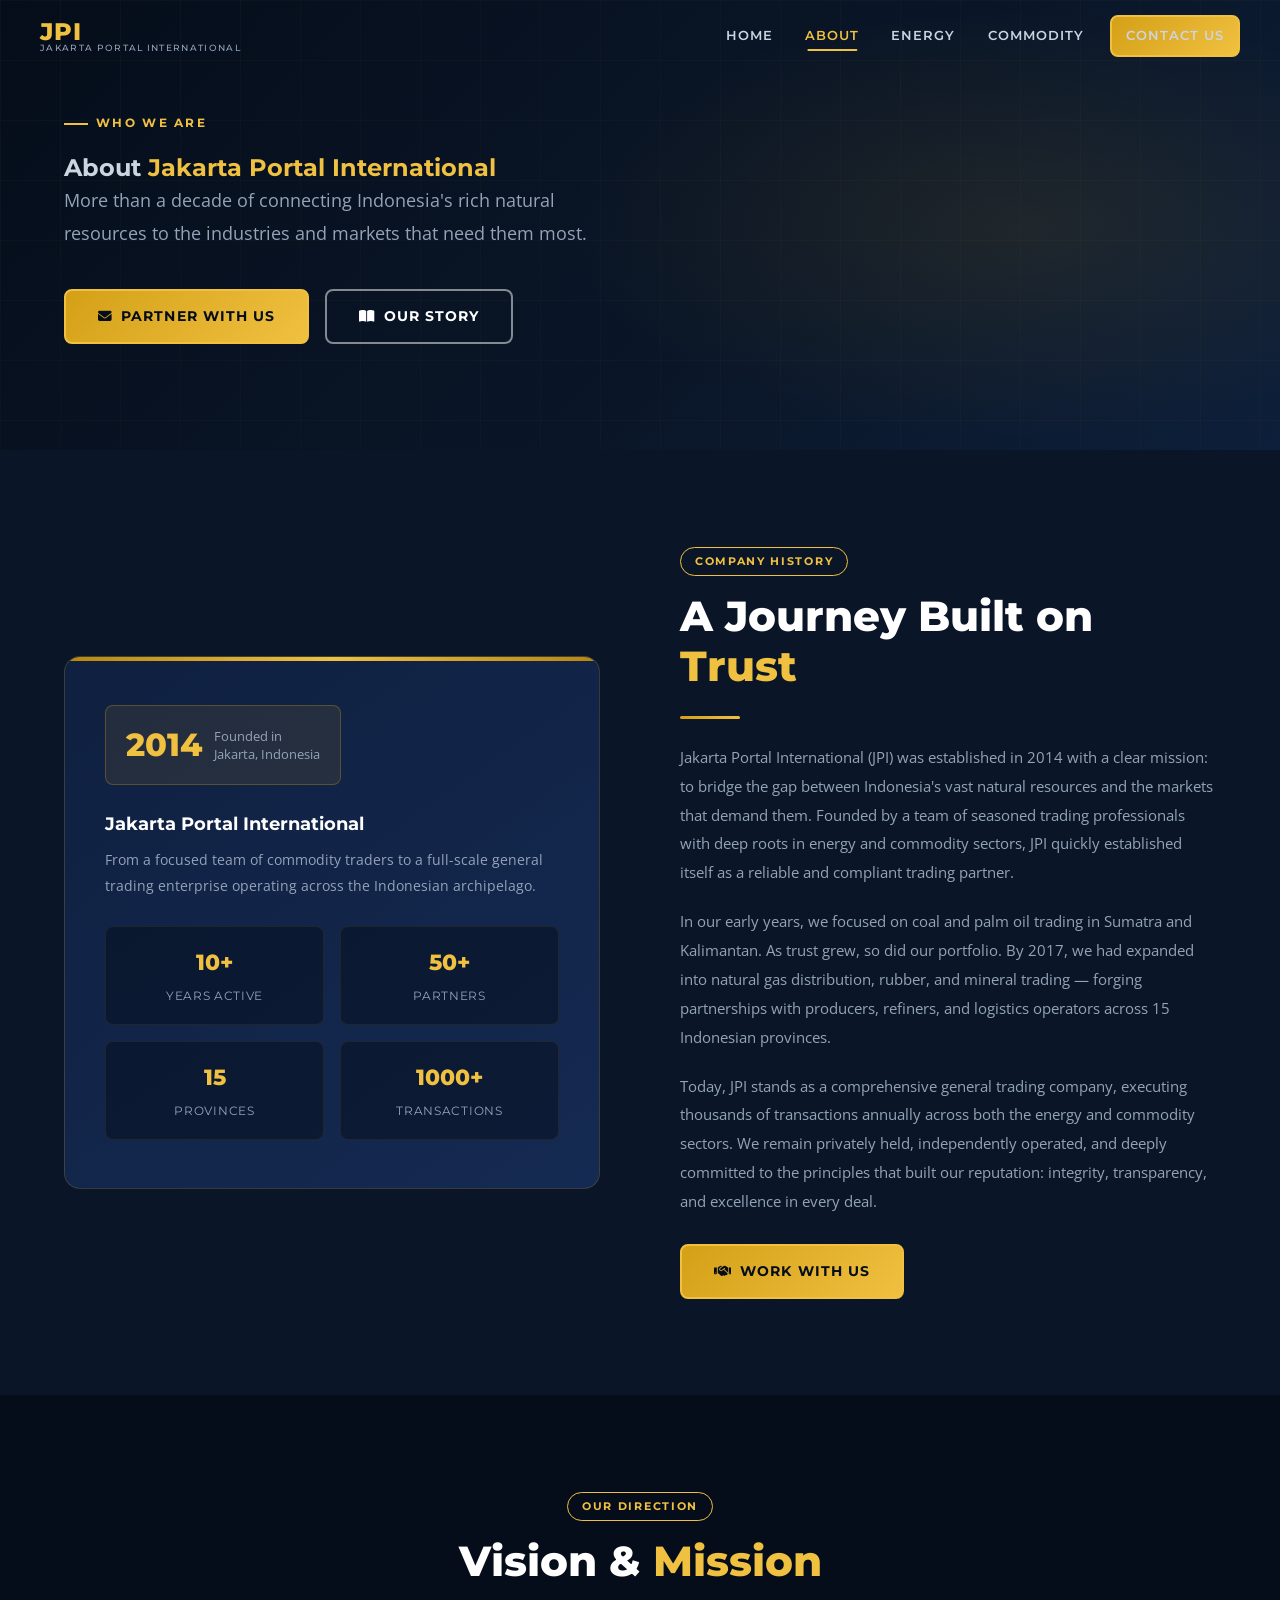
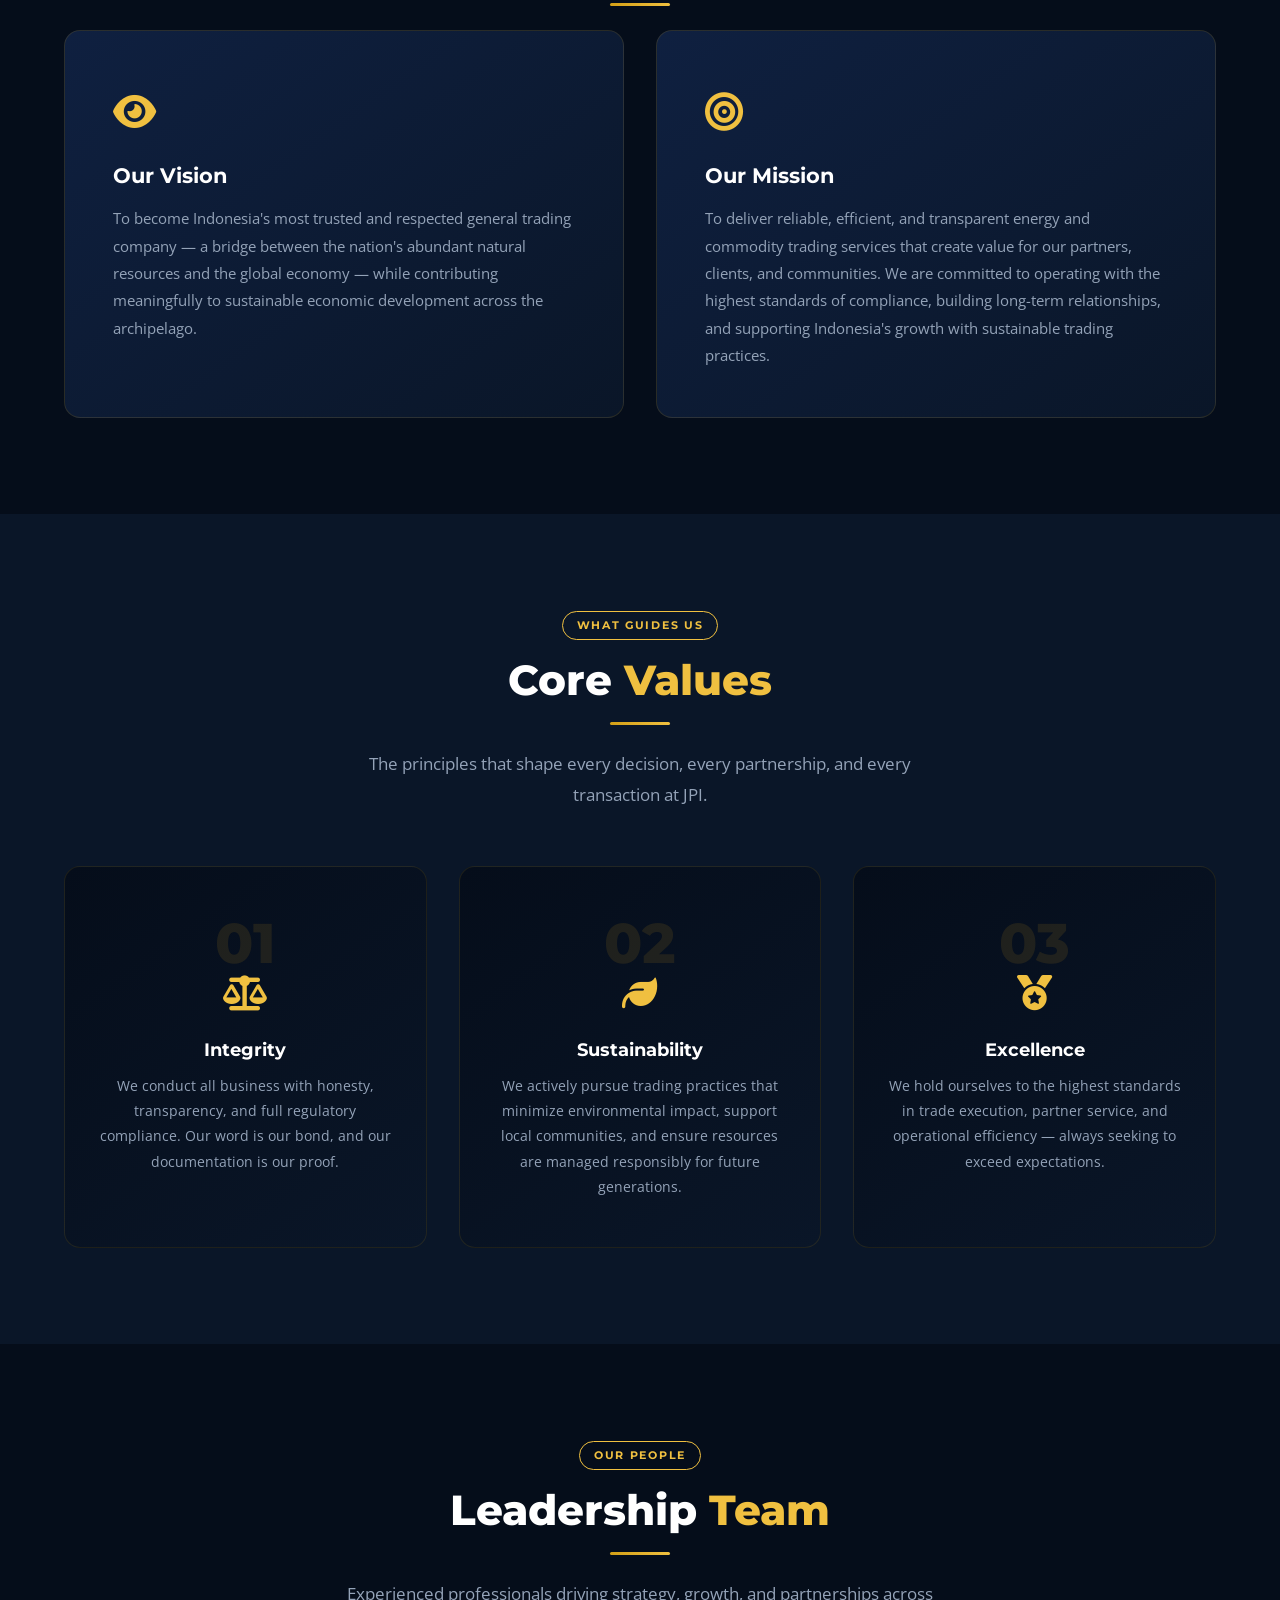
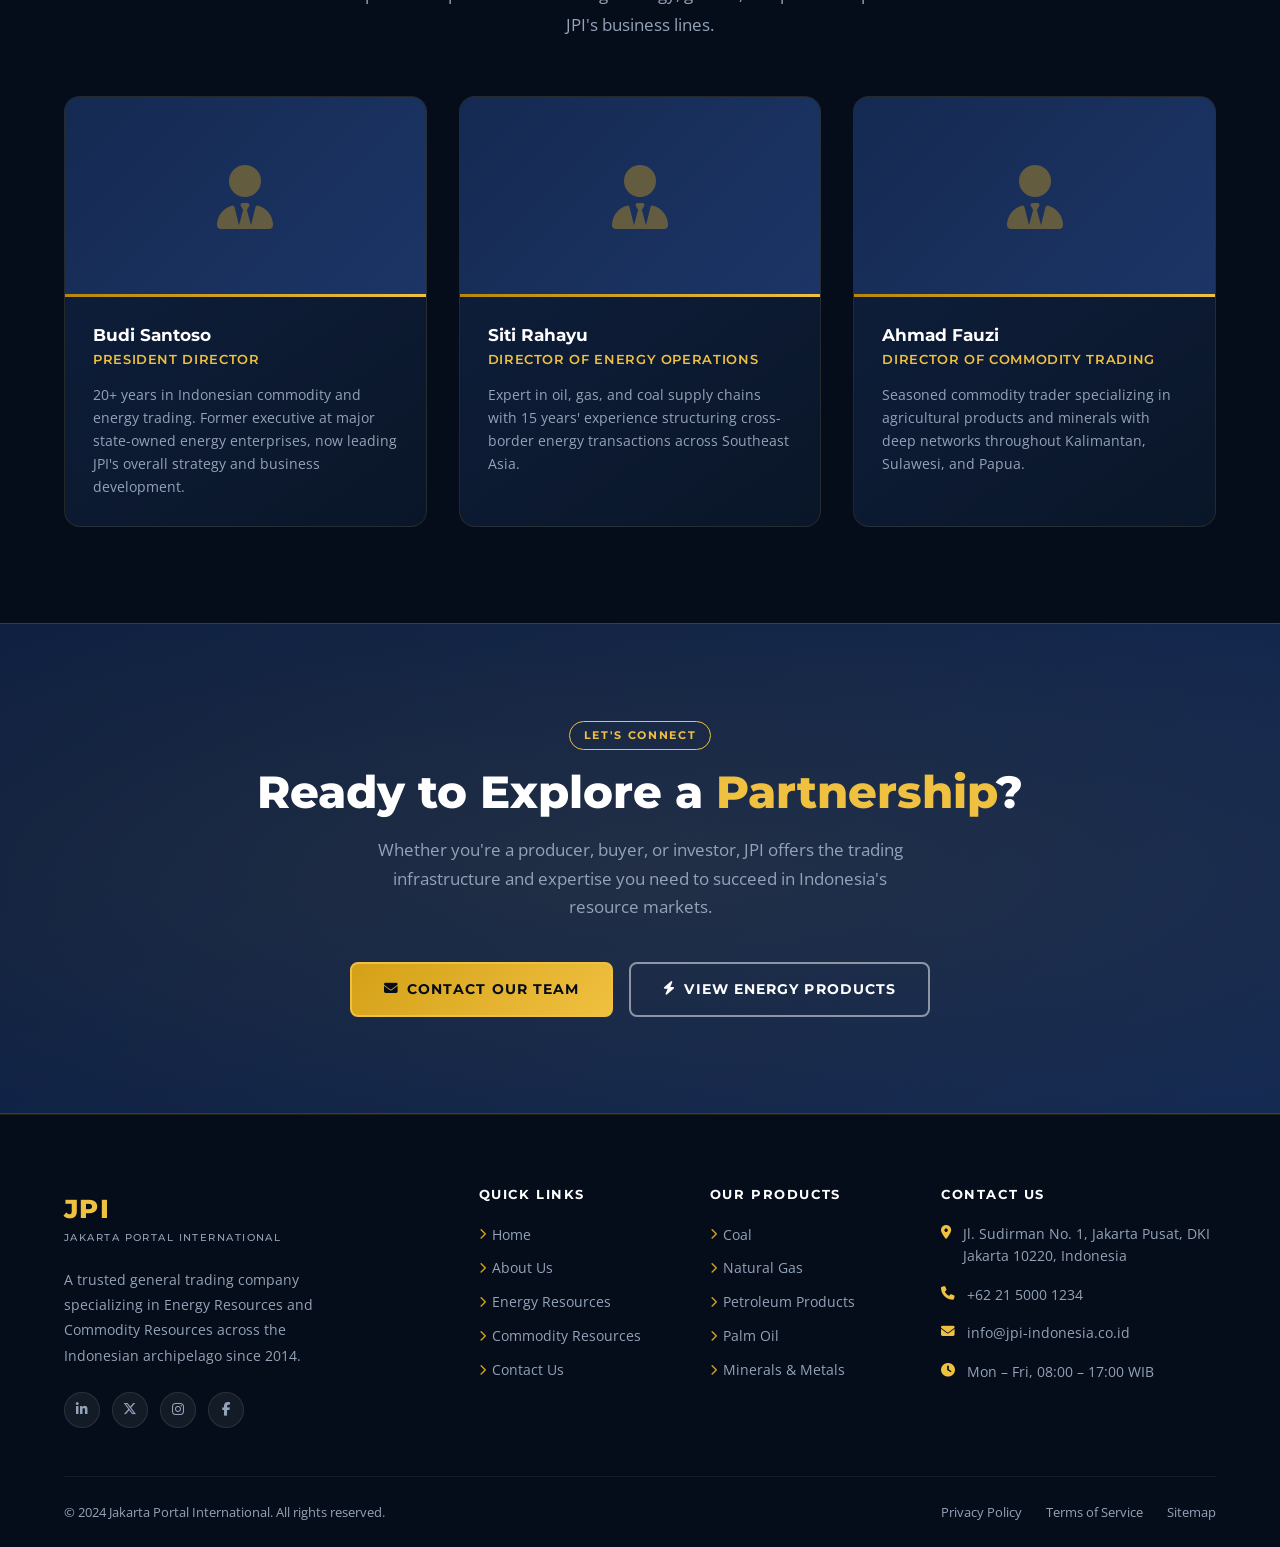
<file: about.html>
<!DOCTYPE html>
<html lang="en">
<head>
  <meta charset="UTF-8" />
  <meta name="viewport" content="width=device-width, initial-scale=1.0" />
  <title>About Us — Jakarta Portal International</title>
  <meta name="description" content="Learn about Jakarta Portal International's history, vision, mission, core values, and the team driving Indonesia's energy and commodity trade." />
  <link rel="stylesheet" href="css/style.css" />
  <link rel="preconnect" href="https://fonts.googleapis.com" />
  <link rel="preconnect" href="https://fonts.gstatic.com" crossorigin />
  <link href="https://fonts.googleapis.com/css2?family=Montserrat:wght@300;400;500;600;700;800&family=Open+Sans:wght@300;400;600&display=swap" rel="stylesheet" />
  <link rel="stylesheet" href="https://cdnjs.cloudflare.com/ajax/libs/font-awesome/6.5.0/css/all.min.css" />
</head>
<body>

  <!-- ===================== NAVBAR ===================== -->
  <nav class="navbar" role="navigation" aria-label="Main navigation">
    <div class="navbar-inner">
      <a href="index.html" class="navbar-logo" aria-label="Jakarta Portal International Home">
        <span class="logo-jpi">JPI</span>
        <span class="logo-full">Jakarta Portal International</span>
      </a>

      <div class="navbar-nav" role="menubar">
        <a href="index.html" role="menuitem">Home</a>
        <a href="about.html" role="menuitem">About</a>
        <a href="energy.html" role="menuitem">Energy</a>
        <a href="commodity.html" role="menuitem">Commodity</a>
        <a href="contact.html" class="btn btn-primary navbar-cta" role="menuitem">Contact Us</a>
      </div>

      <button class="hamburger" aria-label="Toggle navigation" aria-expanded="false">
        <span></span><span></span><span></span>
      </button>
    </div>
  </nav>

  <!-- Mobile Nav -->
  <div class="mobile-nav" role="menu" aria-label="Mobile navigation">
    <a href="index.html" role="menuitem">Home</a>
    <a href="about.html" role="menuitem">About Us</a>
    <a href="energy.html" role="menuitem">Energy Resources</a>
    <a href="commodity.html" role="menuitem">Commodity Resources</a>
    <a href="contact.html" role="menuitem">Contact Us</a>
  </div>

  <!-- ===================== PAGE HERO ===================== -->
  <section class="page-hero" aria-label="About page hero">
    <div class="page-hero-bg"></div>
    <div class="hero-content container">
      <div class="hero-text">
        <div class="hero-tag"><span>Who We Are</span></div>
        <h1>About <span class="text-gold">Jakarta Portal International</span></h1>
        <p class="hero-subtitle">
          More than a decade of connecting Indonesia's rich natural resources to the industries and markets that need them most.
        </p>
        <div class="hero-buttons">
          <a href="contact.html" class="btn btn-primary"><i class="fas fa-envelope"></i> Partner With Us</a>
          <a href="#our-story" class="btn btn-outline"><i class="fas fa-book-open"></i> Our Story</a>
        </div>
      </div>
    </div>
  </section>

  <!-- ===================== ABOUT INTRO ===================== -->
  <section class="about-intro section-padding" id="our-story" aria-labelledby="story-heading">
    <div class="container">
      <div class="about-grid">
        <!-- Visual -->
        <div class="about-visual fade-in">
          <div class="about-card-visual">
            <div class="about-year-badge">
              <span>2014</span>
              <span>Founded in<br />Jakarta, Indonesia</span>
            </div>
            <h3 style="font-size:1.15rem; font-weight:700; color:var(--white); margin-bottom:12px;">Jakarta Portal International</h3>
            <p style="font-size:0.88rem; color:var(--text-muted); line-height:1.8; margin-bottom:28px;">
              From a focused team of commodity traders to a full-scale general trading enterprise operating across the Indonesian archipelago.
            </p>
            <div class="about-stats-mini">
              <div class="about-stat-mini">
                <span class="num">10+</span>
                <span class="lbl">Years Active</span>
              </div>
              <div class="about-stat-mini">
                <span class="num">50+</span>
                <span class="lbl">Partners</span>
              </div>
              <div class="about-stat-mini">
                <span class="num">15</span>
                <span class="lbl">Provinces</span>
              </div>
              <div class="about-stat-mini">
                <span class="num">1000+</span>
                <span class="lbl">Transactions</span>
              </div>
            </div>
          </div>
        </div>

        <!-- Text -->
        <div class="about-text fade-in fade-in-delay-1">
          <span class="badge">Company History</span>
          <h2 class="section-title" id="story-heading">A Journey Built on <span class="text-gold">Trust</span></h2>
          <div class="divider divider-left"></div>
          <p>
            Jakarta Portal International (JPI) was established in 2014 with a clear mission: to bridge the gap between Indonesia's vast natural resources and the markets that demand them. Founded by a team of seasoned trading professionals with deep roots in energy and commodity sectors, JPI quickly established itself as a reliable and compliant trading partner.
          </p>
          <p>
            In our early years, we focused on coal and palm oil trading in Sumatra and Kalimantan. As trust grew, so did our portfolio. By 2017, we had expanded into natural gas distribution, rubber, and mineral trading — forging partnerships with producers, refiners, and logistics operators across 15 Indonesian provinces.
          </p>
          <p>
            Today, JPI stands as a comprehensive general trading company, executing thousands of transactions annually across both the energy and commodity sectors. We remain privately held, independently operated, and deeply committed to the principles that built our reputation: integrity, transparency, and excellence in every deal.
          </p>
          <a href="contact.html" class="btn btn-primary" style="margin-top:8px;">
            <i class="fas fa-handshake"></i> Work With Us
          </a>
        </div>
      </div>
    </div>
  </section>

  <!-- ===================== VISION & MISSION ===================== -->
  <section class="vision-mission section-padding" aria-labelledby="vm-heading">
    <div class="container">
      <div class="text-center">
        <span class="badge">Our Direction</span>
        <h2 class="section-title" id="vm-heading">Vision &amp; <span class="text-gold">Mission</span></h2>
        <div class="divider"></div>
      </div>
      <div class="vm-grid">
        <div class="vm-card fade-in">
          <span class="vm-card-icon" aria-hidden="true"><i class="fas fa-eye"></i></span>
          <h3>Our Vision</h3>
          <p>
            To become Indonesia's most trusted and respected general trading company — a bridge between the nation's abundant natural resources and the global economy — while contributing meaningfully to sustainable economic development across the archipelago.
          </p>
        </div>
        <div class="vm-card fade-in fade-in-delay-1">
          <span class="vm-card-icon" aria-hidden="true"><i class="fas fa-bullseye"></i></span>
          <h3>Our Mission</h3>
          <p>
            To deliver reliable, efficient, and transparent energy and commodity trading services that create value for our partners, clients, and communities. We are committed to operating with the highest standards of compliance, building long-term relationships, and supporting Indonesia's growth with sustainable trading practices.
          </p>
        </div>
      </div>
    </div>
  </section>

  <!-- ===================== CORE VALUES ===================== -->
  <section class="values-section section-padding" aria-labelledby="values-heading">
    <div class="container">
      <div class="text-center">
        <span class="badge">What Guides Us</span>
        <h2 class="section-title" id="values-heading">Core <span class="text-gold">Values</span></h2>
        <div class="divider"></div>
        <p class="section-subtitle">The principles that shape every decision, every partnership, and every transaction at JPI.</p>
      </div>

      <div class="values-grid">
        <div class="value-card fade-in">
          <div class="value-number" aria-hidden="true">01</div>
          <span class="value-icon" aria-hidden="true"><i class="fas fa-scale-balanced"></i></span>
          <h3>Integrity</h3>
          <p>We conduct all business with honesty, transparency, and full regulatory compliance. Our word is our bond, and our documentation is our proof.</p>
        </div>
        <div class="value-card fade-in fade-in-delay-1">
          <div class="value-number" aria-hidden="true">02</div>
          <span class="value-icon" aria-hidden="true"><i class="fas fa-leaf"></i></span>
          <h3>Sustainability</h3>
          <p>We actively pursue trading practices that minimize environmental impact, support local communities, and ensure resources are managed responsibly for future generations.</p>
        </div>
        <div class="value-card fade-in fade-in-delay-2">
          <div class="value-number" aria-hidden="true">03</div>
          <span class="value-icon" aria-hidden="true"><i class="fas fa-medal"></i></span>
          <h3>Excellence</h3>
          <p>We hold ourselves to the highest standards in trade execution, partner service, and operational efficiency — always seeking to exceed expectations.</p>
        </div>
      </div>
    </div>
  </section>

  <!-- ===================== TEAM ===================== -->
  <section class="team-section section-padding" aria-labelledby="team-heading">
    <div class="container">
      <div class="text-center">
        <span class="badge">Our People</span>
        <h2 class="section-title" id="team-heading">Leadership <span class="text-gold">Team</span></h2>
        <div class="divider"></div>
        <p class="section-subtitle">Experienced professionals driving strategy, growth, and partnerships across JPI's business lines.</p>
      </div>

      <div class="team-grid">
        <div class="team-card fade-in">
          <div class="team-avatar" aria-hidden="true">
            <i class="fas fa-user-tie"></i>
          </div>
          <div class="team-info">
            <h3>Budi Santoso</h3>
            <span class="team-role">President Director</span>
            <p>20+ years in Indonesian commodity and energy trading. Former executive at major state-owned energy enterprises, now leading JPI's overall strategy and business development.</p>
          </div>
        </div>

        <div class="team-card fade-in fade-in-delay-1">
          <div class="team-avatar" aria-hidden="true">
            <i class="fas fa-user-tie"></i>
          </div>
          <div class="team-info">
            <h3>Siti Rahayu</h3>
            <span class="team-role">Director of Energy Operations</span>
            <p>Expert in oil, gas, and coal supply chains with 15 years' experience structuring cross-border energy transactions across Southeast Asia.</p>
          </div>
        </div>

        <div class="team-card fade-in fade-in-delay-2">
          <div class="team-avatar" aria-hidden="true">
            <i class="fas fa-user-tie"></i>
          </div>
          <div class="team-info">
            <h3>Ahmad Fauzi</h3>
            <span class="team-role">Director of Commodity Trading</span>
            <p>Seasoned commodity trader specializing in agricultural products and minerals with deep networks throughout Kalimantan, Sulawesi, and Papua.</p>
          </div>
        </div>
      </div>
    </div>
  </section>

  <!-- ===================== CTA ===================== -->
  <section class="cta-section" aria-label="Call to action">
    <div class="container">
      <span class="badge">Let's Connect</span>
      <h2>Ready to Explore a <span class="text-gold">Partnership</span>?</h2>
      <p>Whether you're a producer, buyer, or investor, JPI offers the trading infrastructure and expertise you need to succeed in Indonesia's resource markets.</p>
      <div class="cta-buttons">
        <a href="contact.html" class="btn btn-primary"><i class="fas fa-envelope"></i> Contact Our Team</a>
        <a href="energy.html" class="btn btn-outline"><i class="fas fa-bolt"></i> View Energy Products</a>
      </div>
    </div>
  </section>

  <!-- ===================== FOOTER ===================== -->
  <footer class="footer" role="contentinfo">
    <div class="container">
      <div class="footer-grid">
        <div class="footer-brand">
          <div class="footer-logo">
            <span class="logo-jpi">JPI</span>
            <span class="logo-full-text">Jakarta Portal International</span>
          </div>
          <p>A trusted general trading company specializing in Energy Resources and Commodity Resources across the Indonesian archipelago since 2014.</p>
          <div class="footer-social">
            <a href="#" class="social-link" aria-label="LinkedIn"><i class="fab fa-linkedin-in"></i></a>
            <a href="#" class="social-link" aria-label="Twitter / X"><i class="fab fa-x-twitter"></i></a>
            <a href="#" class="social-link" aria-label="Instagram"><i class="fab fa-instagram"></i></a>
            <a href="#" class="social-link" aria-label="Facebook"><i class="fab fa-facebook-f"></i></a>
          </div>
        </div>
        <div class="footer-col">
          <h4>Quick Links</h4>
          <ul>
            <li><a href="index.html"><i class="fas fa-chevron-right"></i> Home</a></li>
            <li><a href="about.html"><i class="fas fa-chevron-right"></i> About Us</a></li>
            <li><a href="energy.html"><i class="fas fa-chevron-right"></i> Energy Resources</a></li>
            <li><a href="commodity.html"><i class="fas fa-chevron-right"></i> Commodity Resources</a></li>
            <li><a href="contact.html"><i class="fas fa-chevron-right"></i> Contact Us</a></li>
          </ul>
        </div>
        <div class="footer-col">
          <h4>Our Products</h4>
          <ul>
            <li><a href="energy.html"><i class="fas fa-chevron-right"></i> Coal</a></li>
            <li><a href="energy.html"><i class="fas fa-chevron-right"></i> Natural Gas</a></li>
            <li><a href="energy.html"><i class="fas fa-chevron-right"></i> Petroleum Products</a></li>
            <li><a href="commodity.html"><i class="fas fa-chevron-right"></i> Palm Oil</a></li>
            <li><a href="commodity.html"><i class="fas fa-chevron-right"></i> Minerals &amp; Metals</a></li>
          </ul>
        </div>
        <div class="footer-col">
          <h4>Contact Us</h4>
          <div class="footer-contact-item">
            <i class="fas fa-location-dot"></i>
            <span>Jl. Sudirman No. 1, Jakarta Pusat, DKI Jakarta 10220, Indonesia</span>
          </div>
          <div class="footer-contact-item">
            <i class="fas fa-phone"></i>
            <span>+62 21 5000 1234</span>
          </div>
          <div class="footer-contact-item">
            <i class="fas fa-envelope"></i>
            <span>info@jpi-indonesia.co.id</span>
          </div>
          <div class="footer-contact-item">
            <i class="fas fa-clock"></i>
            <span>Mon – Fri, 08:00 – 17:00 WIB</span>
          </div>
        </div>
      </div>
      <div class="footer-bottom">
        <p>&copy; 2024 Jakarta Portal International. All rights reserved.</p>
        <div class="footer-bottom-links">
          <a href="#">Privacy Policy</a>
          <a href="#">Terms of Service</a>
          <a href="#">Sitemap</a>
        </div>
      </div>
    </div>
  </footer>

  <script src="js/main.js"></script>
</body>
</html>
</file>
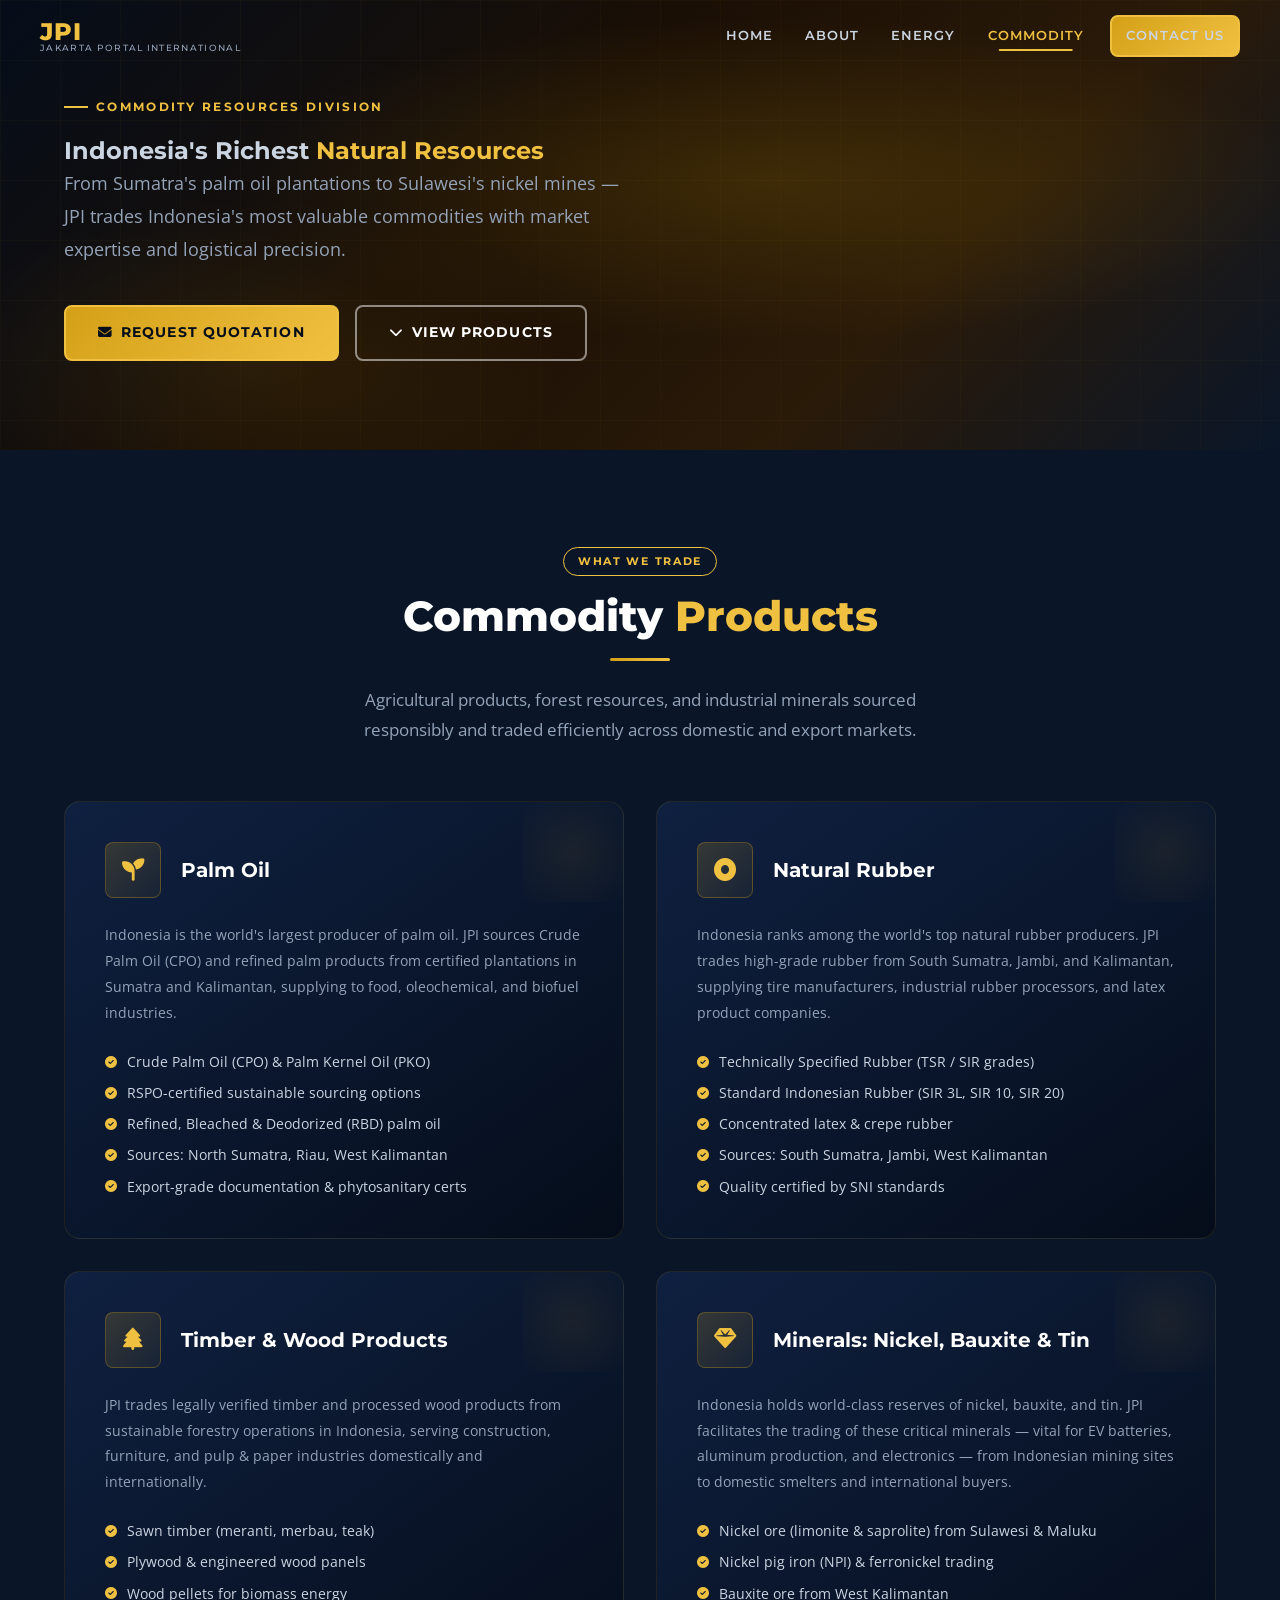
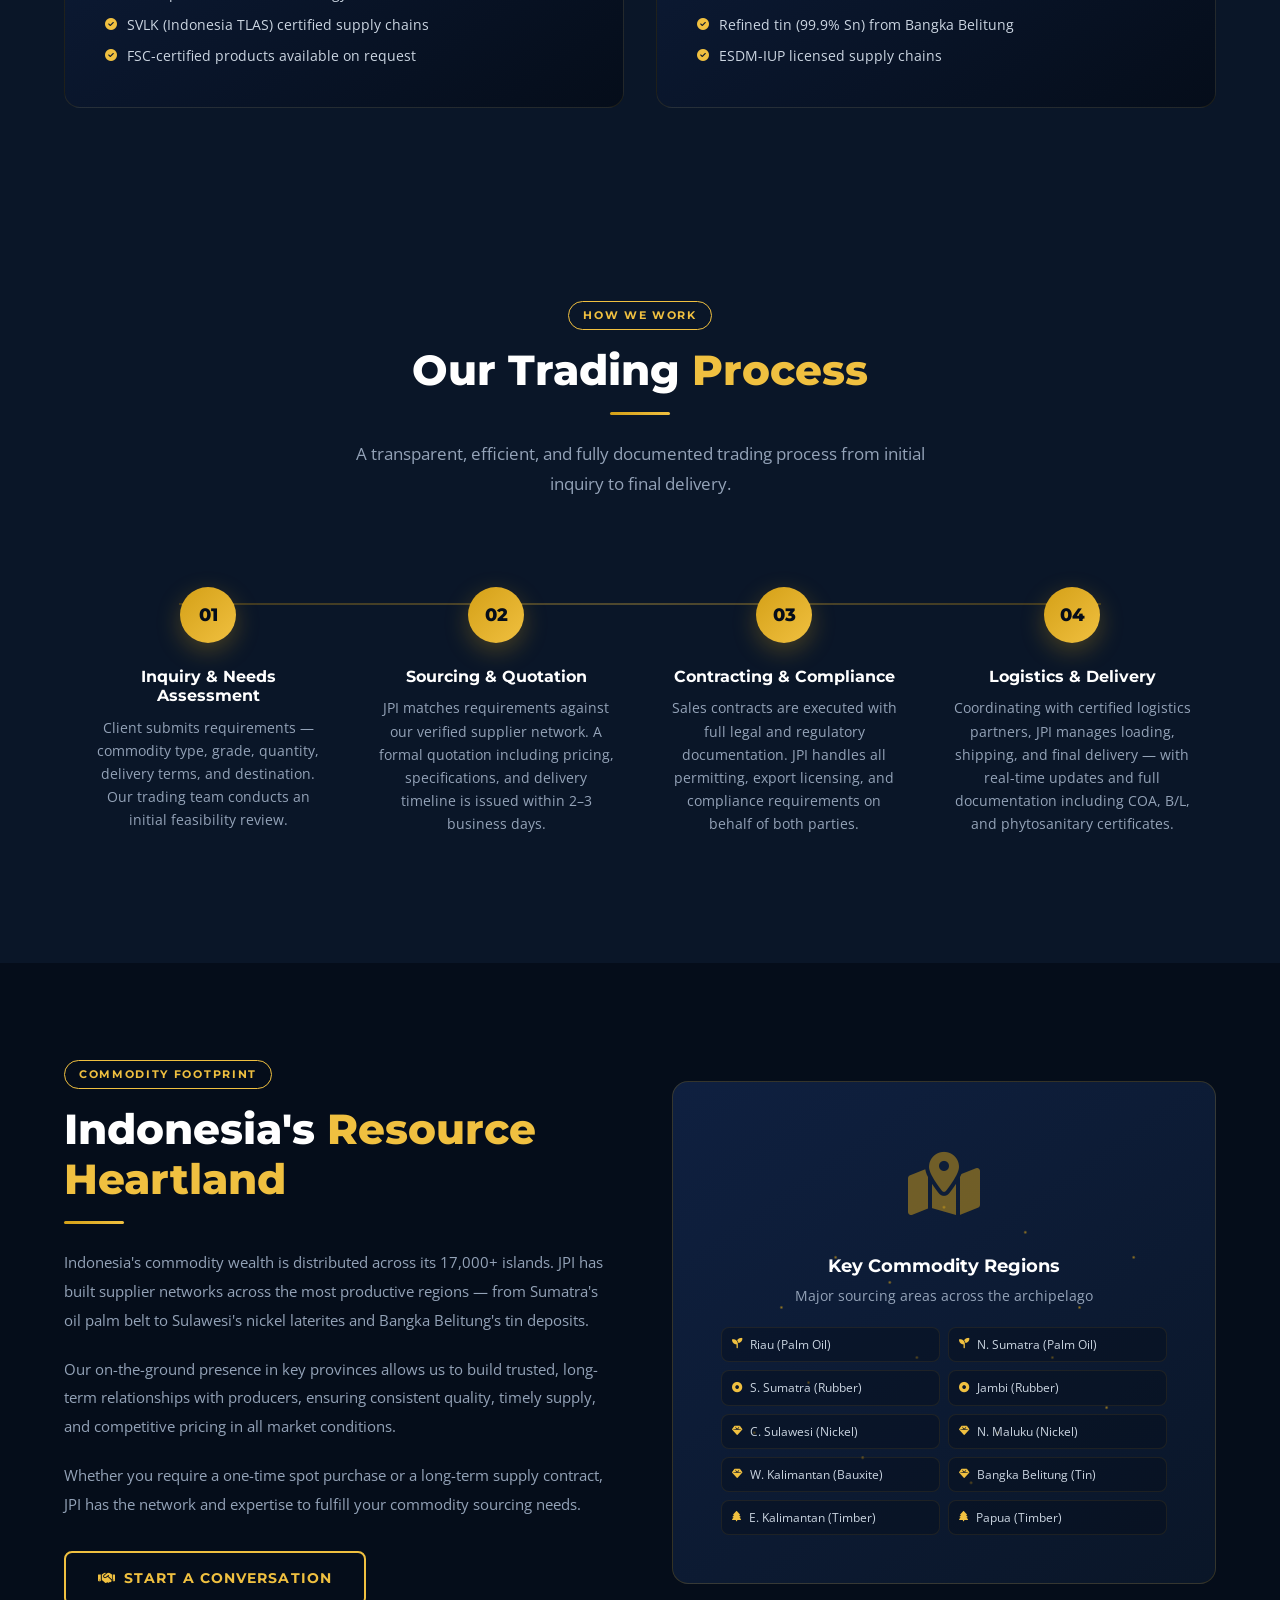
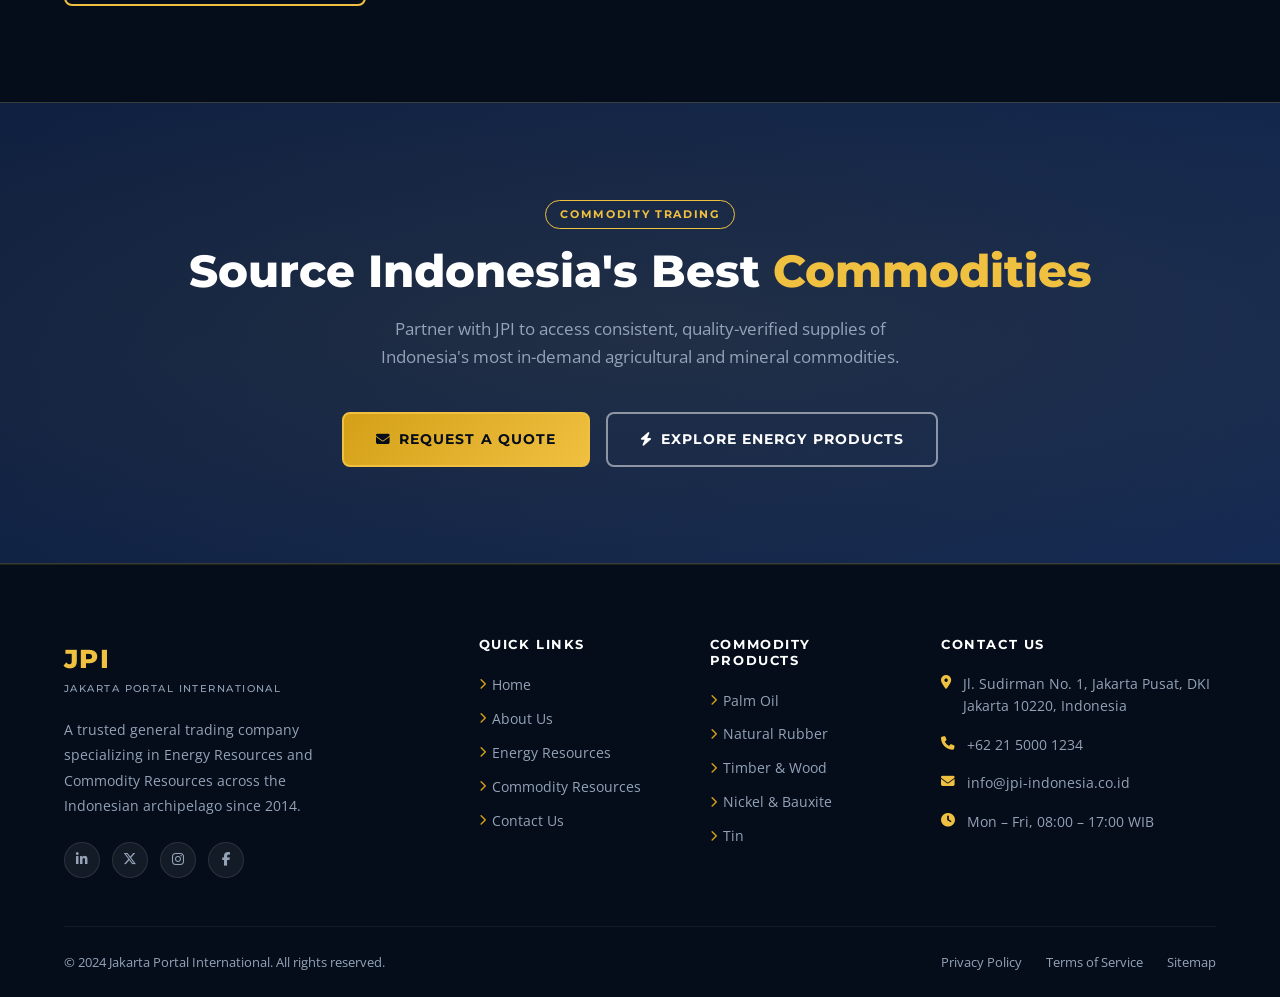
<file: commodity.html>
<!DOCTYPE html>
<html lang="en">
<head>
  <meta charset="UTF-8" />
  <meta name="viewport" content="width=device-width, initial-scale=1.0" />
  <title>Commodity Resources — Jakarta Portal International</title>
  <meta name="description" content="JPI's Commodity Resources division trades palm oil, rubber, timber, nickel, bauxite, and tin across Indonesia and international export markets." />
  <link rel="stylesheet" href="css/style.css" />
  <link rel="preconnect" href="https://fonts.googleapis.com" />
  <link rel="preconnect" href="https://fonts.gstatic.com" crossorigin />
  <link href="https://fonts.googleapis.com/css2?family=Montserrat:wght@300;400;500;600;700;800&family=Open+Sans:wght@300;400;600&display=swap" rel="stylesheet" />
  <link rel="stylesheet" href="https://cdnjs.cloudflare.com/ajax/libs/font-awesome/6.5.0/css/all.min.css" />
</head>
<body>

  <!-- ===================== NAVBAR ===================== -->
  <nav class="navbar" role="navigation" aria-label="Main navigation">
    <div class="navbar-inner">
      <a href="index.html" class="navbar-logo" aria-label="Jakarta Portal International Home">
        <span class="logo-jpi">JPI</span>
        <span class="logo-full">Jakarta Portal International</span>
      </a>

      <div class="navbar-nav" role="menubar">
        <a href="index.html" role="menuitem">Home</a>
        <a href="about.html" role="menuitem">About</a>
        <a href="energy.html" role="menuitem">Energy</a>
        <a href="commodity.html" role="menuitem">Commodity</a>
        <a href="contact.html" class="btn btn-primary navbar-cta" role="menuitem">Contact Us</a>
      </div>

      <button class="hamburger" aria-label="Toggle navigation" aria-expanded="false">
        <span></span><span></span><span></span>
      </button>
    </div>
  </nav>

  <!-- Mobile Nav -->
  <div class="mobile-nav" role="menu" aria-label="Mobile navigation">
    <a href="index.html" role="menuitem">Home</a>
    <a href="about.html" role="menuitem">About Us</a>
    <a href="energy.html" role="menuitem">Energy Resources</a>
    <a href="commodity.html" role="menuitem">Commodity Resources</a>
    <a href="contact.html" role="menuitem">Contact Us</a>
  </div>

  <!-- ===================== PAGE HERO ===================== -->
  <section class="page-hero" aria-label="Commodity Resources hero">
    <div class="page-hero-bg hero-bg-commodity"></div>
    <div class="hero-content container">
      <div class="hero-text">
        <div class="hero-tag"><span>Commodity Resources Division</span></div>
        <h1>Indonesia's Richest <span class="text-gold">Natural Resources</span></h1>
        <p class="hero-subtitle">
          From Sumatra's palm oil plantations to Sulawesi's nickel mines — JPI trades Indonesia's most valuable commodities with market expertise and logistical precision.
        </p>
        <div class="hero-buttons">
          <a href="contact.html" class="btn btn-primary"><i class="fas fa-envelope"></i> Request Quotation</a>
          <a href="#commodity-products" class="btn btn-outline"><i class="fas fa-chevron-down"></i> View Products</a>
        </div>
      </div>
    </div>
  </section>

  <!-- ===================== COMMODITY PRODUCTS ===================== -->
  <section class="products-section section-padding" id="commodity-products" aria-labelledby="commodity-products-heading">
    <div class="container">
      <div class="text-center">
        <span class="badge">What We Trade</span>
        <h2 class="section-title" id="commodity-products-heading">Commodity <span class="text-gold">Products</span></h2>
        <div class="divider"></div>
        <p class="section-subtitle">Agricultural products, forest resources, and industrial minerals sourced responsibly and traded efficiently across domestic and export markets.</p>
      </div>

      <div class="products-grid">

        <!-- Palm Oil -->
        <div class="product-card fade-in">
          <div class="product-icon-wrap">
            <div class="product-icon" aria-hidden="true"><i class="fas fa-seedling"></i></div>
            <h3>Palm Oil</h3>
          </div>
          <p>
            Indonesia is the world's largest producer of palm oil. JPI sources Crude Palm Oil (CPO) and refined palm products from certified plantations in Sumatra and Kalimantan, supplying to food, oleochemical, and biofuel industries.
          </p>
          <ul class="product-features">
            <li><i class="fas fa-check-circle"></i> Crude Palm Oil (CPO) &amp; Palm Kernel Oil (PKO)</li>
            <li><i class="fas fa-check-circle"></i> RSPO-certified sustainable sourcing options</li>
            <li><i class="fas fa-check-circle"></i> Refined, Bleached &amp; Deodorized (RBD) palm oil</li>
            <li><i class="fas fa-check-circle"></i> Sources: North Sumatra, Riau, West Kalimantan</li>
            <li><i class="fas fa-check-circle"></i> Export-grade documentation &amp; phytosanitary certs</li>
          </ul>
        </div>

        <!-- Rubber -->
        <div class="product-card fade-in fade-in-delay-1">
          <div class="product-icon-wrap">
            <div class="product-icon" aria-hidden="true"><i class="fas fa-circle-dot"></i></div>
            <h3>Natural Rubber</h3>
          </div>
          <p>
            Indonesia ranks among the world's top natural rubber producers. JPI trades high-grade rubber from South Sumatra, Jambi, and Kalimantan, supplying tire manufacturers, industrial rubber processors, and latex product companies.
          </p>
          <ul class="product-features">
            <li><i class="fas fa-check-circle"></i> Technically Specified Rubber (TSR / SIR grades)</li>
            <li><i class="fas fa-check-circle"></i> Standard Indonesian Rubber (SIR 3L, SIR 10, SIR 20)</li>
            <li><i class="fas fa-check-circle"></i> Concentrated latex &amp; crepe rubber</li>
            <li><i class="fas fa-check-circle"></i> Sources: South Sumatra, Jambi, West Kalimantan</li>
            <li><i class="fas fa-check-circle"></i> Quality certified by SNI standards</li>
          </ul>
        </div>

        <!-- Timber / Wood Products -->
        <div class="product-card fade-in fade-in-delay-2">
          <div class="product-icon-wrap">
            <div class="product-icon" aria-hidden="true"><i class="fas fa-tree"></i></div>
            <h3>Timber &amp; Wood Products</h3>
          </div>
          <p>
            JPI trades legally verified timber and processed wood products from sustainable forestry operations in Indonesia, serving construction, furniture, and pulp &amp; paper industries domestically and internationally.
          </p>
          <ul class="product-features">
            <li><i class="fas fa-check-circle"></i> Sawn timber (meranti, merbau, teak)</li>
            <li><i class="fas fa-check-circle"></i> Plywood &amp; engineered wood panels</li>
            <li><i class="fas fa-check-circle"></i> Wood pellets for biomass energy</li>
            <li><i class="fas fa-check-circle"></i> SVLK (Indonesia TLAS) certified supply chains</li>
            <li><i class="fas fa-check-circle"></i> FSC-certified products available on request</li>
          </ul>
        </div>

        <!-- Minerals -->
        <div class="product-card fade-in fade-in-delay-3">
          <div class="product-icon-wrap">
            <div class="product-icon" aria-hidden="true"><i class="fas fa-gem"></i></div>
            <h3>Minerals: Nickel, Bauxite &amp; Tin</h3>
          </div>
          <p>
            Indonesia holds world-class reserves of nickel, bauxite, and tin. JPI facilitates the trading of these critical minerals — vital for EV batteries, aluminum production, and electronics — from Indonesian mining sites to domestic smelters and international buyers.
          </p>
          <ul class="product-features">
            <li><i class="fas fa-check-circle"></i> Nickel ore (limonite &amp; saprolite) from Sulawesi &amp; Maluku</li>
            <li><i class="fas fa-check-circle"></i> Nickel pig iron (NPI) &amp; ferronickel trading</li>
            <li><i class="fas fa-check-circle"></i> Bauxite ore from West Kalimantan</li>
            <li><i class="fas fa-check-circle"></i> Refined tin (99.9% Sn) from Bangka Belitung</li>
            <li><i class="fas fa-check-circle"></i> ESDM-IUP licensed supply chains</li>
          </ul>
        </div>

      </div>
    </div>
  </section>

  <!-- ===================== TRADING PROCESS ===================== -->
  <section class="process-section section-padding" aria-labelledby="process-heading">
    <div class="container">
      <div class="text-center">
        <span class="badge">How We Work</span>
        <h2 class="section-title" id="process-heading">Our Trading <span class="text-gold">Process</span></h2>
        <div class="divider"></div>
        <p class="section-subtitle">A transparent, efficient, and fully documented trading process from initial inquiry to final delivery.</p>
      </div>

      <div class="process-steps">
        <div class="process-step fade-in">
          <div class="step-number" aria-hidden="true">01</div>
          <h3>Inquiry &amp; Needs Assessment</h3>
          <p>Client submits requirements — commodity type, grade, quantity, delivery terms, and destination. Our trading team conducts an initial feasibility review.</p>
        </div>
        <div class="process-step fade-in fade-in-delay-1">
          <div class="step-number" aria-hidden="true">02</div>
          <h3>Sourcing &amp; Quotation</h3>
          <p>JPI matches requirements against our verified supplier network. A formal quotation including pricing, specifications, and delivery timeline is issued within 2–3 business days.</p>
        </div>
        <div class="process-step fade-in fade-in-delay-2">
          <div class="step-number" aria-hidden="true">03</div>
          <h3>Contracting &amp; Compliance</h3>
          <p>Sales contracts are executed with full legal and regulatory documentation. JPI handles all permitting, export licensing, and compliance requirements on behalf of both parties.</p>
        </div>
        <div class="process-step fade-in fade-in-delay-3">
          <div class="step-number" aria-hidden="true">04</div>
          <h3>Logistics &amp; Delivery</h3>
          <p>Coordinating with certified logistics partners, JPI manages loading, shipping, and final delivery — with real-time updates and full documentation including COA, B/L, and phytosanitary certificates.</p>
        </div>
      </div>
    </div>
  </section>

  <!-- ===================== COVERAGE ===================== -->
  <section class="coverage-section section-padding" aria-labelledby="commodity-coverage-heading">
    <div class="container">
      <div class="coverage-inner">
        <div class="fade-in">
          <span class="badge">Commodity Footprint</span>
          <h2 class="section-title" id="commodity-coverage-heading" style="text-align:left;">Indonesia's <span class="text-gold">Resource Heartland</span></h2>
          <div class="divider divider-left"></div>
          <p style="color:var(--text-muted); line-height:1.9; margin-bottom:20px; font-size:0.95rem;">
            Indonesia's commodity wealth is distributed across its 17,000+ islands. JPI has built supplier networks across the most productive regions — from Sumatra's oil palm belt to Sulawesi's nickel laterites and Bangka Belitung's tin deposits.
          </p>
          <p style="color:var(--text-muted); line-height:1.9; margin-bottom:20px; font-size:0.95rem;">
            Our on-the-ground presence in key provinces allows us to build trusted, long-term relationships with producers, ensuring consistent quality, timely supply, and competitive pricing in all market conditions.
          </p>
          <p style="color:var(--text-muted); line-height:1.9; margin-bottom:32px; font-size:0.95rem;">
            Whether you require a one-time spot purchase or a long-term supply contract, JPI has the network and expertise to fulfill your commodity sourcing needs.
          </p>
          <a href="contact.html" class="btn btn-gold-outline">
            <i class="fas fa-handshake"></i> Start a Conversation
          </a>
        </div>

        <div class="coverage-map fade-in fade-in-delay-1" aria-label="Commodity coverage visualization">
          <div class="map-icon" aria-hidden="true"><i class="fas fa-map-location-dot"></i></div>
          <h3>Key Commodity Regions</h3>
          <p>Major sourcing areas across the archipelago</p>
          <div class="province-list">
            <div class="province-item"><i class="fas fa-seedling"></i> Riau (Palm Oil)</div>
            <div class="province-item"><i class="fas fa-seedling"></i> N. Sumatra (Palm Oil)</div>
            <div class="province-item"><i class="fas fa-circle-dot"></i> S. Sumatra (Rubber)</div>
            <div class="province-item"><i class="fas fa-circle-dot"></i> Jambi (Rubber)</div>
            <div class="province-item"><i class="fas fa-gem"></i> C. Sulawesi (Nickel)</div>
            <div class="province-item"><i class="fas fa-gem"></i> N. Maluku (Nickel)</div>
            <div class="province-item"><i class="fas fa-gem"></i> W. Kalimantan (Bauxite)</div>
            <div class="province-item"><i class="fas fa-gem"></i> Bangka Belitung (Tin)</div>
            <div class="province-item"><i class="fas fa-tree"></i> E. Kalimantan (Timber)</div>
            <div class="province-item"><i class="fas fa-tree"></i> Papua (Timber)</div>
          </div>
        </div>
      </div>
    </div>
  </section>

  <!-- ===================== CTA ===================== -->
  <section class="cta-section" aria-label="Call to action">
    <div class="container">
      <span class="badge">Commodity Trading</span>
      <h2>Source Indonesia's Best <span class="text-gold">Commodities</span></h2>
      <p>Partner with JPI to access consistent, quality-verified supplies of Indonesia's most in-demand agricultural and mineral commodities.</p>
      <div class="cta-buttons">
        <a href="contact.html" class="btn btn-primary"><i class="fas fa-envelope"></i> Request a Quote</a>
        <a href="energy.html" class="btn btn-outline"><i class="fas fa-bolt"></i> Explore Energy Products</a>
      </div>
    </div>
  </section>

  <!-- ===================== FOOTER ===================== -->
  <footer class="footer" role="contentinfo">
    <div class="container">
      <div class="footer-grid">
        <div class="footer-brand">
          <div class="footer-logo">
            <span class="logo-jpi">JPI</span>
            <span class="logo-full-text">Jakarta Portal International</span>
          </div>
          <p>A trusted general trading company specializing in Energy Resources and Commodity Resources across the Indonesian archipelago since 2014.</p>
          <div class="footer-social">
            <a href="#" class="social-link" aria-label="LinkedIn"><i class="fab fa-linkedin-in"></i></a>
            <a href="#" class="social-link" aria-label="Twitter / X"><i class="fab fa-x-twitter"></i></a>
            <a href="#" class="social-link" aria-label="Instagram"><i class="fab fa-instagram"></i></a>
            <a href="#" class="social-link" aria-label="Facebook"><i class="fab fa-facebook-f"></i></a>
          </div>
        </div>
        <div class="footer-col">
          <h4>Quick Links</h4>
          <ul>
            <li><a href="index.html"><i class="fas fa-chevron-right"></i> Home</a></li>
            <li><a href="about.html"><i class="fas fa-chevron-right"></i> About Us</a></li>
            <li><a href="energy.html"><i class="fas fa-chevron-right"></i> Energy Resources</a></li>
            <li><a href="commodity.html"><i class="fas fa-chevron-right"></i> Commodity Resources</a></li>
            <li><a href="contact.html"><i class="fas fa-chevron-right"></i> Contact Us</a></li>
          </ul>
        </div>
        <div class="footer-col">
          <h4>Commodity Products</h4>
          <ul>
            <li><a href="commodity.html"><i class="fas fa-chevron-right"></i> Palm Oil</a></li>
            <li><a href="commodity.html"><i class="fas fa-chevron-right"></i> Natural Rubber</a></li>
            <li><a href="commodity.html"><i class="fas fa-chevron-right"></i> Timber &amp; Wood</a></li>
            <li><a href="commodity.html"><i class="fas fa-chevron-right"></i> Nickel &amp; Bauxite</a></li>
            <li><a href="commodity.html"><i class="fas fa-chevron-right"></i> Tin</a></li>
          </ul>
        </div>
        <div class="footer-col">
          <h4>Contact Us</h4>
          <div class="footer-contact-item">
            <i class="fas fa-location-dot"></i>
            <span>Jl. Sudirman No. 1, Jakarta Pusat, DKI Jakarta 10220, Indonesia</span>
          </div>
          <div class="footer-contact-item">
            <i class="fas fa-phone"></i>
            <span>+62 21 5000 1234</span>
          </div>
          <div class="footer-contact-item">
            <i class="fas fa-envelope"></i>
            <span>info@jpi-indonesia.co.id</span>
          </div>
          <div class="footer-contact-item">
            <i class="fas fa-clock"></i>
            <span>Mon – Fri, 08:00 – 17:00 WIB</span>
          </div>
        </div>
      </div>
      <div class="footer-bottom">
        <p>&copy; 2024 Jakarta Portal International. All rights reserved.</p>
        <div class="footer-bottom-links">
          <a href="#">Privacy Policy</a>
          <a href="#">Terms of Service</a>
          <a href="#">Sitemap</a>
        </div>
      </div>
    </div>
  </footer>

  <script src="js/main.js"></script>
</body>
</html>
</file>
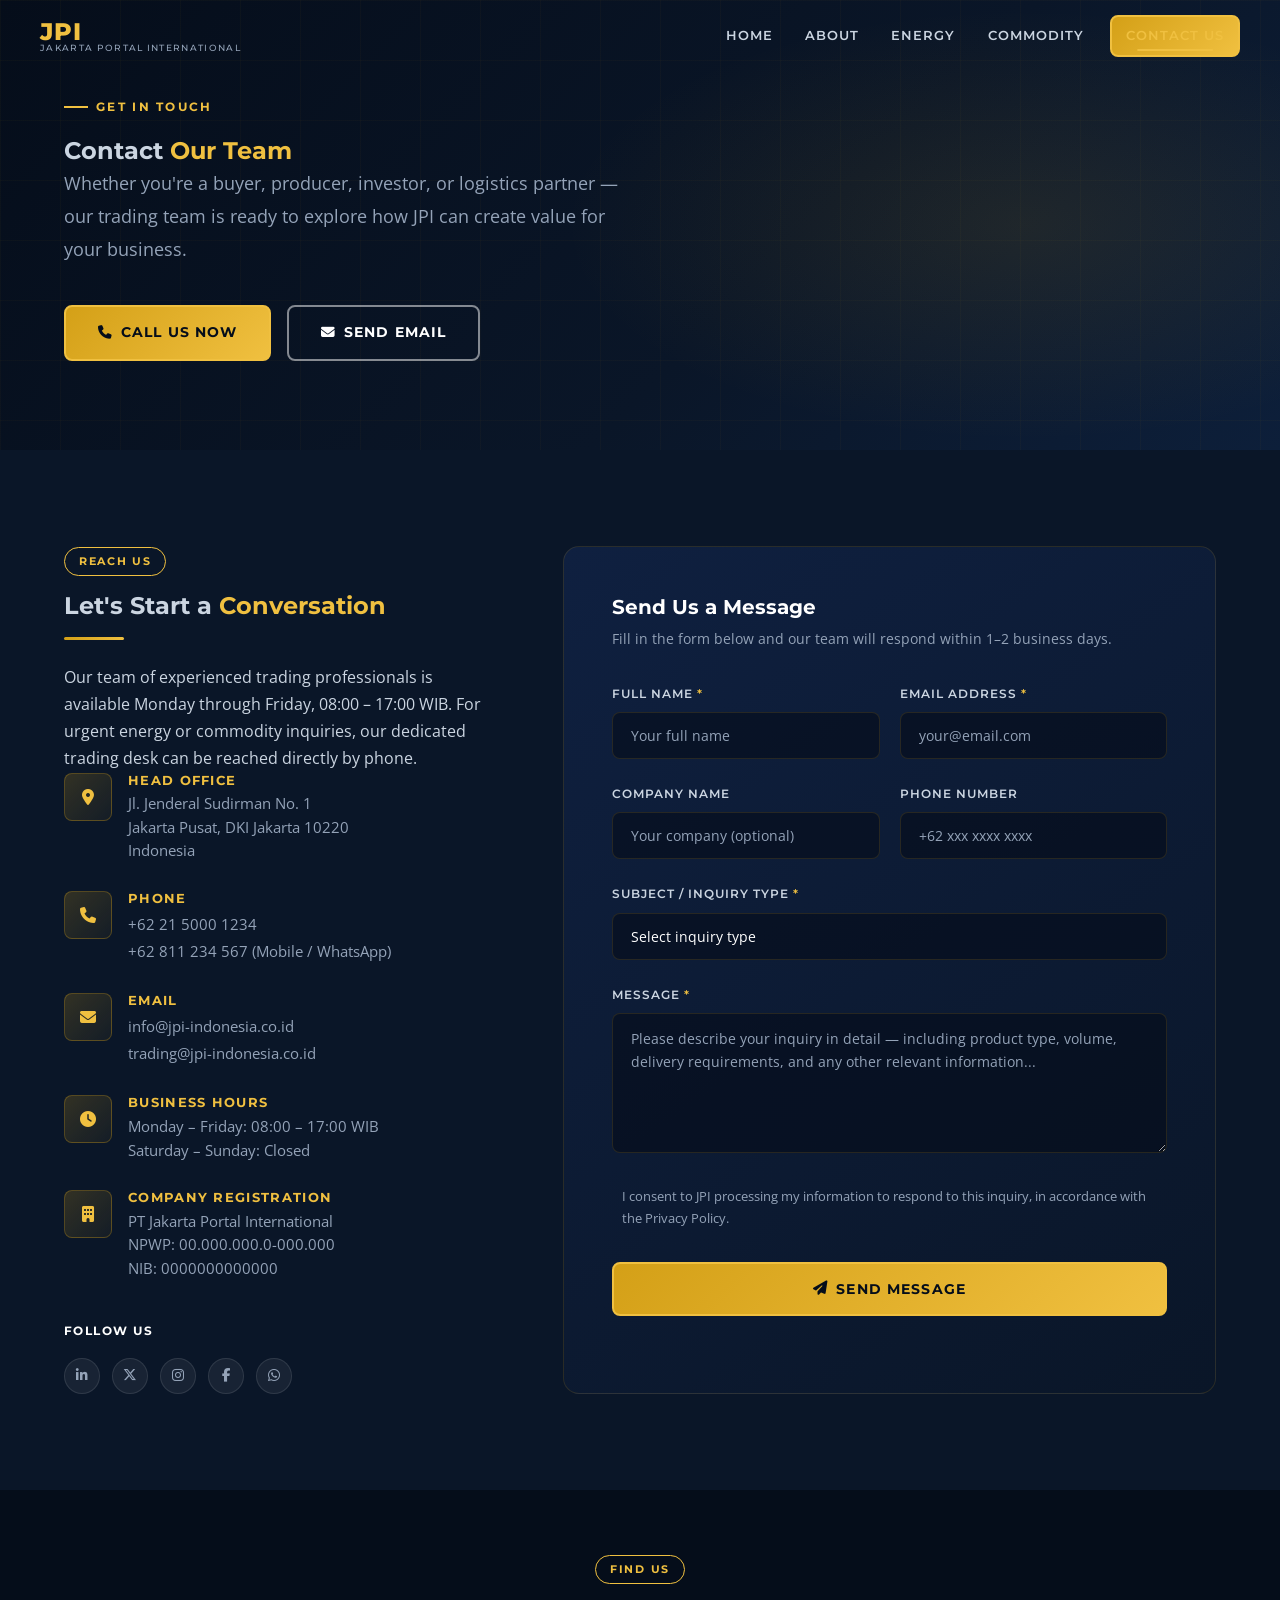
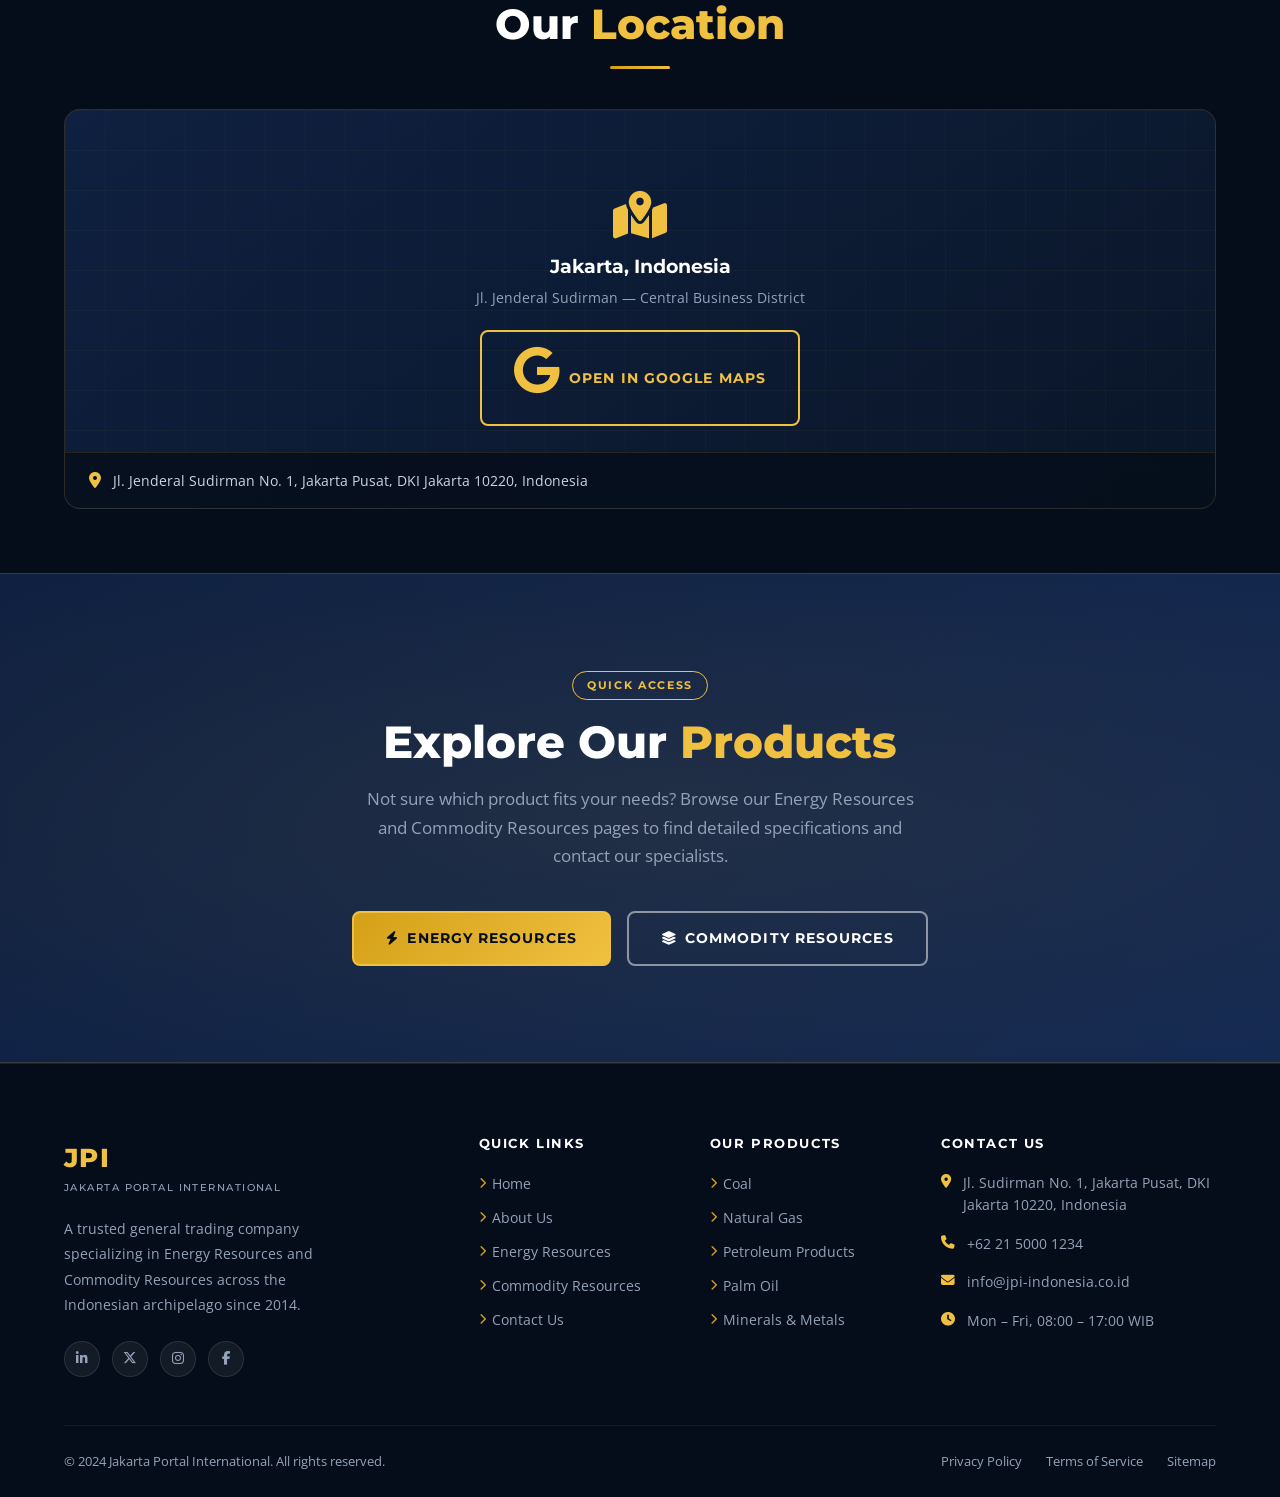
<file: contact.html>
<!DOCTYPE html>
<html lang="en">
<head>
  <meta charset="UTF-8" />
  <meta name="viewport" content="width=device-width, initial-scale=1.0" />
  <title>Contact Us — Jakarta Portal International</title>
  <meta name="description" content="Get in touch with Jakarta Portal International. Contact our trading team in Jakarta for energy and commodity sourcing inquiries, partnerships, and quotations." />
  <link rel="stylesheet" href="css/style.css" />
  <link rel="preconnect" href="https://fonts.googleapis.com" />
  <link rel="preconnect" href="https://fonts.gstatic.com" crossorigin />
  <link href="https://fonts.googleapis.com/css2?family=Montserrat:wght@300;400;500;600;700;800&family=Open+Sans:wght@300;400;600&display=swap" rel="stylesheet" />
  <link rel="stylesheet" href="https://cdnjs.cloudflare.com/ajax/libs/font-awesome/6.5.0/css/all.min.css" />
</head>
<body>

  <!-- ===================== NAVBAR ===================== -->
  <nav class="navbar" role="navigation" aria-label="Main navigation">
    <div class="navbar-inner">
      <a href="index.html" class="navbar-logo" aria-label="Jakarta Portal International Home">
        <span class="logo-jpi">JPI</span>
        <span class="logo-full">Jakarta Portal International</span>
      </a>

      <div class="navbar-nav" role="menubar">
        <a href="index.html" role="menuitem">Home</a>
        <a href="about.html" role="menuitem">About</a>
        <a href="energy.html" role="menuitem">Energy</a>
        <a href="commodity.html" role="menuitem">Commodity</a>
        <a href="contact.html" class="btn btn-primary navbar-cta" role="menuitem">Contact Us</a>
      </div>

      <button class="hamburger" aria-label="Toggle navigation" aria-expanded="false">
        <span></span><span></span><span></span>
      </button>
    </div>
  </nav>

  <!-- Mobile Nav -->
  <div class="mobile-nav" role="menu" aria-label="Mobile navigation">
    <a href="index.html" role="menuitem">Home</a>
    <a href="about.html" role="menuitem">About Us</a>
    <a href="energy.html" role="menuitem">Energy Resources</a>
    <a href="commodity.html" role="menuitem">Commodity Resources</a>
    <a href="contact.html" role="menuitem">Contact Us</a>
  </div>

  <!-- ===================== PAGE HERO ===================== -->
  <section class="page-hero" aria-label="Contact page hero">
    <div class="page-hero-bg"></div>
    <div class="hero-content container">
      <div class="hero-text">
        <div class="hero-tag"><span>Get In Touch</span></div>
        <h1>Contact <span class="text-gold">Our Team</span></h1>
        <p class="hero-subtitle">
          Whether you're a buyer, producer, investor, or logistics partner — our trading team is ready to explore how JPI can create value for your business.
        </p>
        <div class="hero-buttons">
          <a href="tel:+622150001234" class="btn btn-primary"><i class="fas fa-phone"></i> Call Us Now</a>
          <a href="mailto:info@jpi-indonesia.co.id" class="btn btn-outline"><i class="fas fa-envelope"></i> Send Email</a>
        </div>
      </div>
    </div>
  </section>

  <!-- ===================== CONTACT SECTION ===================== -->
  <section class="contact-section section-padding" aria-labelledby="contact-heading">
    <div class="container">
      <div class="contact-grid">

        <!-- Contact Info -->
        <div class="fade-in">
          <span class="badge">Reach Us</span>
          <h2 id="contact-heading">Let's Start a <span class="text-gold">Conversation</span></h2>
          <div class="divider divider-left"></div>
          <p>
            Our team of experienced trading professionals is available Monday through Friday, 08:00 – 17:00 WIB. For urgent energy or commodity inquiries, our dedicated trading desk can be reached directly by phone.
          </p>

          <div class="contact-detail">
            <div class="contact-detail-icon" aria-hidden="true"><i class="fas fa-location-dot"></i></div>
            <div class="contact-detail-text">
              <h4>Head Office</h4>
              <p>Jl. Jenderal Sudirman No. 1<br />Jakarta Pusat, DKI Jakarta 10220<br />Indonesia</p>
            </div>
          </div>

          <div class="contact-detail">
            <div class="contact-detail-icon" aria-hidden="true"><i class="fas fa-phone"></i></div>
            <div class="contact-detail-text">
              <h4>Phone</h4>
              <a href="tel:+622150001234">+62 21 5000 1234</a><br />
              <a href="tel:+62811234567">+62 811 234 567 (Mobile / WhatsApp)</a>
            </div>
          </div>

          <div class="contact-detail">
            <div class="contact-detail-icon" aria-hidden="true"><i class="fas fa-envelope"></i></div>
            <div class="contact-detail-text">
              <h4>Email</h4>
              <a href="mailto:info@jpi-indonesia.co.id">info@jpi-indonesia.co.id</a><br />
              <a href="mailto:trading@jpi-indonesia.co.id">trading@jpi-indonesia.co.id</a>
            </div>
          </div>

          <div class="contact-detail">
            <div class="contact-detail-icon" aria-hidden="true"><i class="fas fa-clock"></i></div>
            <div class="contact-detail-text">
              <h4>Business Hours</h4>
              <p>Monday – Friday: 08:00 – 17:00 WIB<br />Saturday – Sunday: Closed</p>
            </div>
          </div>

          <div class="contact-detail">
            <div class="contact-detail-icon" aria-hidden="true"><i class="fas fa-building"></i></div>
            <div class="contact-detail-text">
              <h4>Company Registration</h4>
              <p>PT Jakarta Portal International<br />NPWP: 00.000.000.0-000.000<br />NIB: 0000000000000</p>
            </div>
          </div>

          <p class="contact-social-heading">Follow Us</p>
          <div class="contact-social">
            <a href="#" class="social-link" aria-label="LinkedIn"><i class="fab fa-linkedin-in"></i></a>
            <a href="#" class="social-link" aria-label="Twitter / X"><i class="fab fa-x-twitter"></i></a>
            <a href="#" class="social-link" aria-label="Instagram"><i class="fab fa-instagram"></i></a>
            <a href="#" class="social-link" aria-label="Facebook"><i class="fab fa-facebook-f"></i></a>
            <a href="#" class="social-link" aria-label="WhatsApp"><i class="fab fa-whatsapp"></i></a>
          </div>
        </div>

        <!-- Contact Form -->
        <div class="contact-form-wrap fade-in fade-in-delay-1">
          <h3 style="font-size:1.25rem; font-weight:700; color:var(--white); margin-bottom:8px;">Send Us a Message</h3>
          <p style="font-size:0.88rem; color:var(--text-muted); margin-bottom:32px;">Fill in the form below and our team will respond within 1–2 business days.</p>

          <form class="contact-form" novalidate aria-label="Contact form">
            <div class="form-row">
              <div class="form-group">
                <label for="contact-name">Full Name <span style="color:var(--gold-400)">*</span></label>
                <input type="text" id="contact-name" name="name" placeholder="Your full name" required autocomplete="name" />
              </div>
              <div class="form-group">
                <label for="contact-email">Email Address <span style="color:var(--gold-400)">*</span></label>
                <input type="email" id="contact-email" name="email" placeholder="your@email.com" required autocomplete="email" />
              </div>
            </div>

            <div class="form-row">
              <div class="form-group">
                <label for="contact-company">Company Name</label>
                <input type="text" id="contact-company" name="company" placeholder="Your company (optional)" autocomplete="organization" />
              </div>
              <div class="form-group">
                <label for="contact-phone">Phone Number</label>
                <input type="tel" id="contact-phone" name="phone" placeholder="+62 xxx xxxx xxxx" autocomplete="tel" />
              </div>
            </div>

            <div class="form-group">
              <label for="contact-subject">Subject / Inquiry Type <span style="color:var(--gold-400)">*</span></label>
              <select id="contact-subject" name="subject" required>
                <option value="" disabled selected>Select inquiry type</option>
                <optgroup label="Energy Resources">
                  <option value="coal">Coal Trading Inquiry</option>
                  <option value="gas">Natural Gas / LNG Inquiry</option>
                  <option value="petroleum">Petroleum Products Inquiry</option>
                  <option value="geothermal">Geothermal Energy Inquiry</option>
                </optgroup>
                <optgroup label="Commodity Resources">
                  <option value="palm-oil">Palm Oil Inquiry</option>
                  <option value="rubber">Natural Rubber Inquiry</option>
                  <option value="timber">Timber / Wood Products Inquiry</option>
                  <option value="minerals">Minerals (Nickel, Bauxite, Tin) Inquiry</option>
                </optgroup>
                <optgroup label="Business">
                  <option value="partnership">Partnership / Joint Venture</option>
                  <option value="logistics">Logistics &amp; Supply Chain</option>
                  <option value="investment">Investment Inquiry</option>
                  <option value="other">Other / General Inquiry</option>
                </optgroup>
              </select>
            </div>

            <div class="form-group">
              <label for="contact-message">Message <span style="color:var(--gold-400)">*</span></label>
              <textarea id="contact-message" name="message" placeholder="Please describe your inquiry in detail — including product type, volume, delivery requirements, and any other relevant information..." required></textarea>
            </div>

            <div class="form-group" style="margin-bottom:8px;">
              <label style="display:flex; align-items:flex-start; gap:10px; cursor:pointer; text-transform:none; letter-spacing:0; font-size:0.82rem; color:var(--text-muted); font-family:'Open Sans',sans-serif; font-weight:400;">
                <input type="checkbox" name="consent" required style="width:auto; background:none; border:none; padding:0; margin-top:2px; accent-color:var(--gold-400);" />
                I consent to JPI processing my information to respond to this inquiry, in accordance with the Privacy Policy.
              </label>
            </div>

            <button type="submit" class="btn btn-primary form-submit" style="margin-top:24px;">
              <i class="fas fa-paper-plane"></i> Send Message
            </button>
          </form>
        </div>

      </div>
    </div>
  </section>

  <!-- ===================== MAP ===================== -->
  <section class="map-section section-padding-sm" aria-labelledby="map-heading">
    <div class="container">
      <div class="text-center" style="margin-bottom:40px;">
        <span class="badge">Find Us</span>
        <h2 class="section-title" id="map-heading">Our <span class="text-gold">Location</span></h2>
        <div class="divider"></div>
      </div>
      <div class="map-container fade-in" role="img" aria-label="Office location map — Jl. Sudirman, Jakarta Pusat">
        <div class="map-placeholder-content">
          <i class="fas fa-map-location-dot" aria-hidden="true"></i>
          <h3>Jakarta, Indonesia</h3>
          <p>Jl. Jenderal Sudirman — Central Business District</p>
          <a href="https://maps.google.com/?q=Jalan+Sudirman+Jakarta" target="_blank" rel="noopener noreferrer" class="btn btn-gold-outline" style="margin-top:20px;">
            <i class="fab fa-google"></i> Open in Google Maps
          </a>
        </div>
        <div class="map-address-bar">
          <i class="fas fa-location-dot" aria-hidden="true"></i>
          <span>Jl. Jenderal Sudirman No. 1, Jakarta Pusat, DKI Jakarta 10220, Indonesia</span>
        </div>
      </div>
    </div>
  </section>

  <!-- ===================== CTA ===================== -->
  <section class="cta-section" aria-label="Additional contact options">
    <div class="container">
      <span class="badge">Quick Access</span>
      <h2>Explore Our <span class="text-gold">Products</span></h2>
      <p>Not sure which product fits your needs? Browse our Energy Resources and Commodity Resources pages to find detailed specifications and contact our specialists.</p>
      <div class="cta-buttons">
        <a href="energy.html" class="btn btn-primary"><i class="fas fa-bolt"></i> Energy Resources</a>
        <a href="commodity.html" class="btn btn-outline"><i class="fas fa-layer-group"></i> Commodity Resources</a>
      </div>
    </div>
  </section>

  <!-- ===================== FOOTER ===================== -->
  <footer class="footer" role="contentinfo">
    <div class="container">
      <div class="footer-grid">
        <div class="footer-brand">
          <div class="footer-logo">
            <span class="logo-jpi">JPI</span>
            <span class="logo-full-text">Jakarta Portal International</span>
          </div>
          <p>A trusted general trading company specializing in Energy Resources and Commodity Resources across the Indonesian archipelago since 2014.</p>
          <div class="footer-social">
            <a href="#" class="social-link" aria-label="LinkedIn"><i class="fab fa-linkedin-in"></i></a>
            <a href="#" class="social-link" aria-label="Twitter / X"><i class="fab fa-x-twitter"></i></a>
            <a href="#" class="social-link" aria-label="Instagram"><i class="fab fa-instagram"></i></a>
            <a href="#" class="social-link" aria-label="Facebook"><i class="fab fa-facebook-f"></i></a>
          </div>
        </div>
        <div class="footer-col">
          <h4>Quick Links</h4>
          <ul>
            <li><a href="index.html"><i class="fas fa-chevron-right"></i> Home</a></li>
            <li><a href="about.html"><i class="fas fa-chevron-right"></i> About Us</a></li>
            <li><a href="energy.html"><i class="fas fa-chevron-right"></i> Energy Resources</a></li>
            <li><a href="commodity.html"><i class="fas fa-chevron-right"></i> Commodity Resources</a></li>
            <li><a href="contact.html"><i class="fas fa-chevron-right"></i> Contact Us</a></li>
          </ul>
        </div>
        <div class="footer-col">
          <h4>Our Products</h4>
          <ul>
            <li><a href="energy.html"><i class="fas fa-chevron-right"></i> Coal</a></li>
            <li><a href="energy.html"><i class="fas fa-chevron-right"></i> Natural Gas</a></li>
            <li><a href="energy.html"><i class="fas fa-chevron-right"></i> Petroleum Products</a></li>
            <li><a href="commodity.html"><i class="fas fa-chevron-right"></i> Palm Oil</a></li>
            <li><a href="commodity.html"><i class="fas fa-chevron-right"></i> Minerals &amp; Metals</a></li>
          </ul>
        </div>
        <div class="footer-col">
          <h4>Contact Us</h4>
          <div class="footer-contact-item">
            <i class="fas fa-location-dot"></i>
            <span>Jl. Sudirman No. 1, Jakarta Pusat, DKI Jakarta 10220, Indonesia</span>
          </div>
          <div class="footer-contact-item">
            <i class="fas fa-phone"></i>
            <span>+62 21 5000 1234</span>
          </div>
          <div class="footer-contact-item">
            <i class="fas fa-envelope"></i>
            <span>info@jpi-indonesia.co.id</span>
          </div>
          <div class="footer-contact-item">
            <i class="fas fa-clock"></i>
            <span>Mon – Fri, 08:00 – 17:00 WIB</span>
          </div>
        </div>
      </div>
      <div class="footer-bottom">
        <p>&copy; 2024 Jakarta Portal International. All rights reserved.</p>
        <div class="footer-bottom-links">
          <a href="#">Privacy Policy</a>
          <a href="#">Terms of Service</a>
          <a href="#">Sitemap</a>
        </div>
      </div>
    </div>
  </footer>

  <script src="js/main.js"></script>
</body>
</html>
</file>
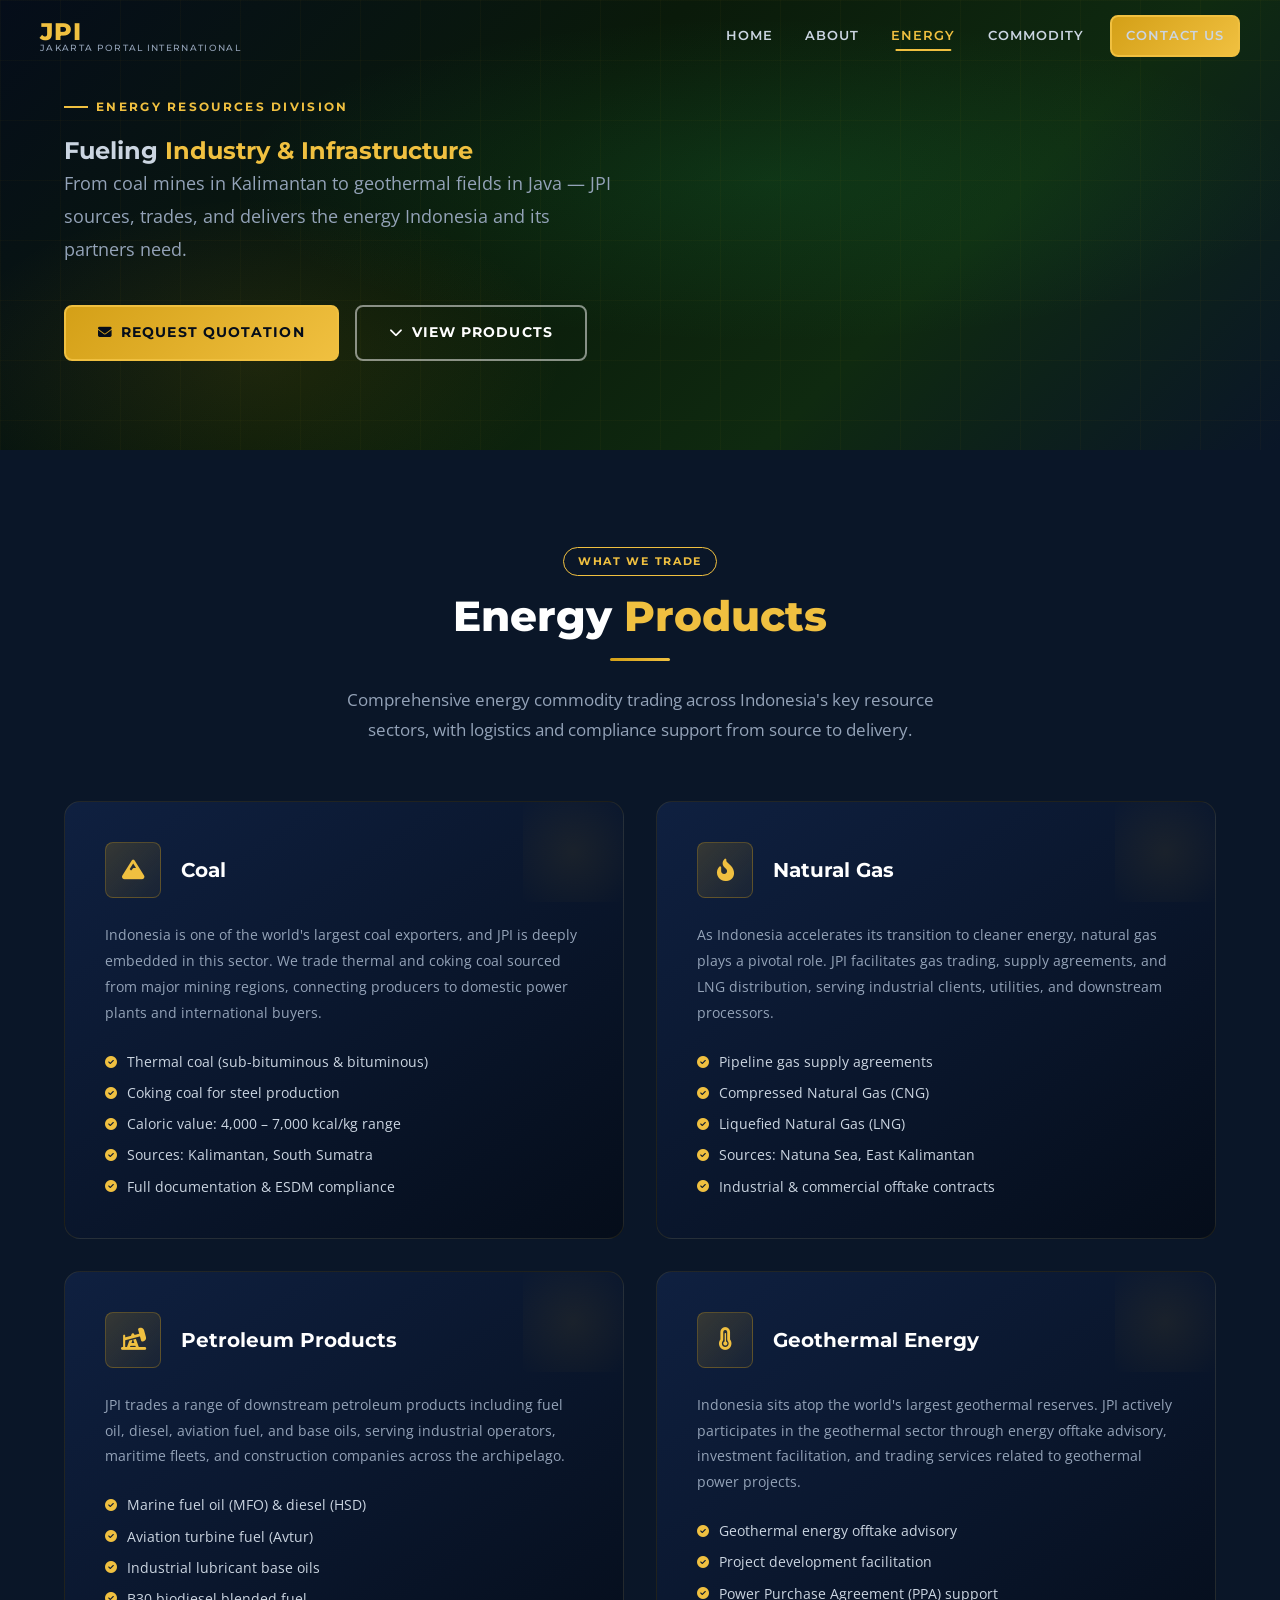
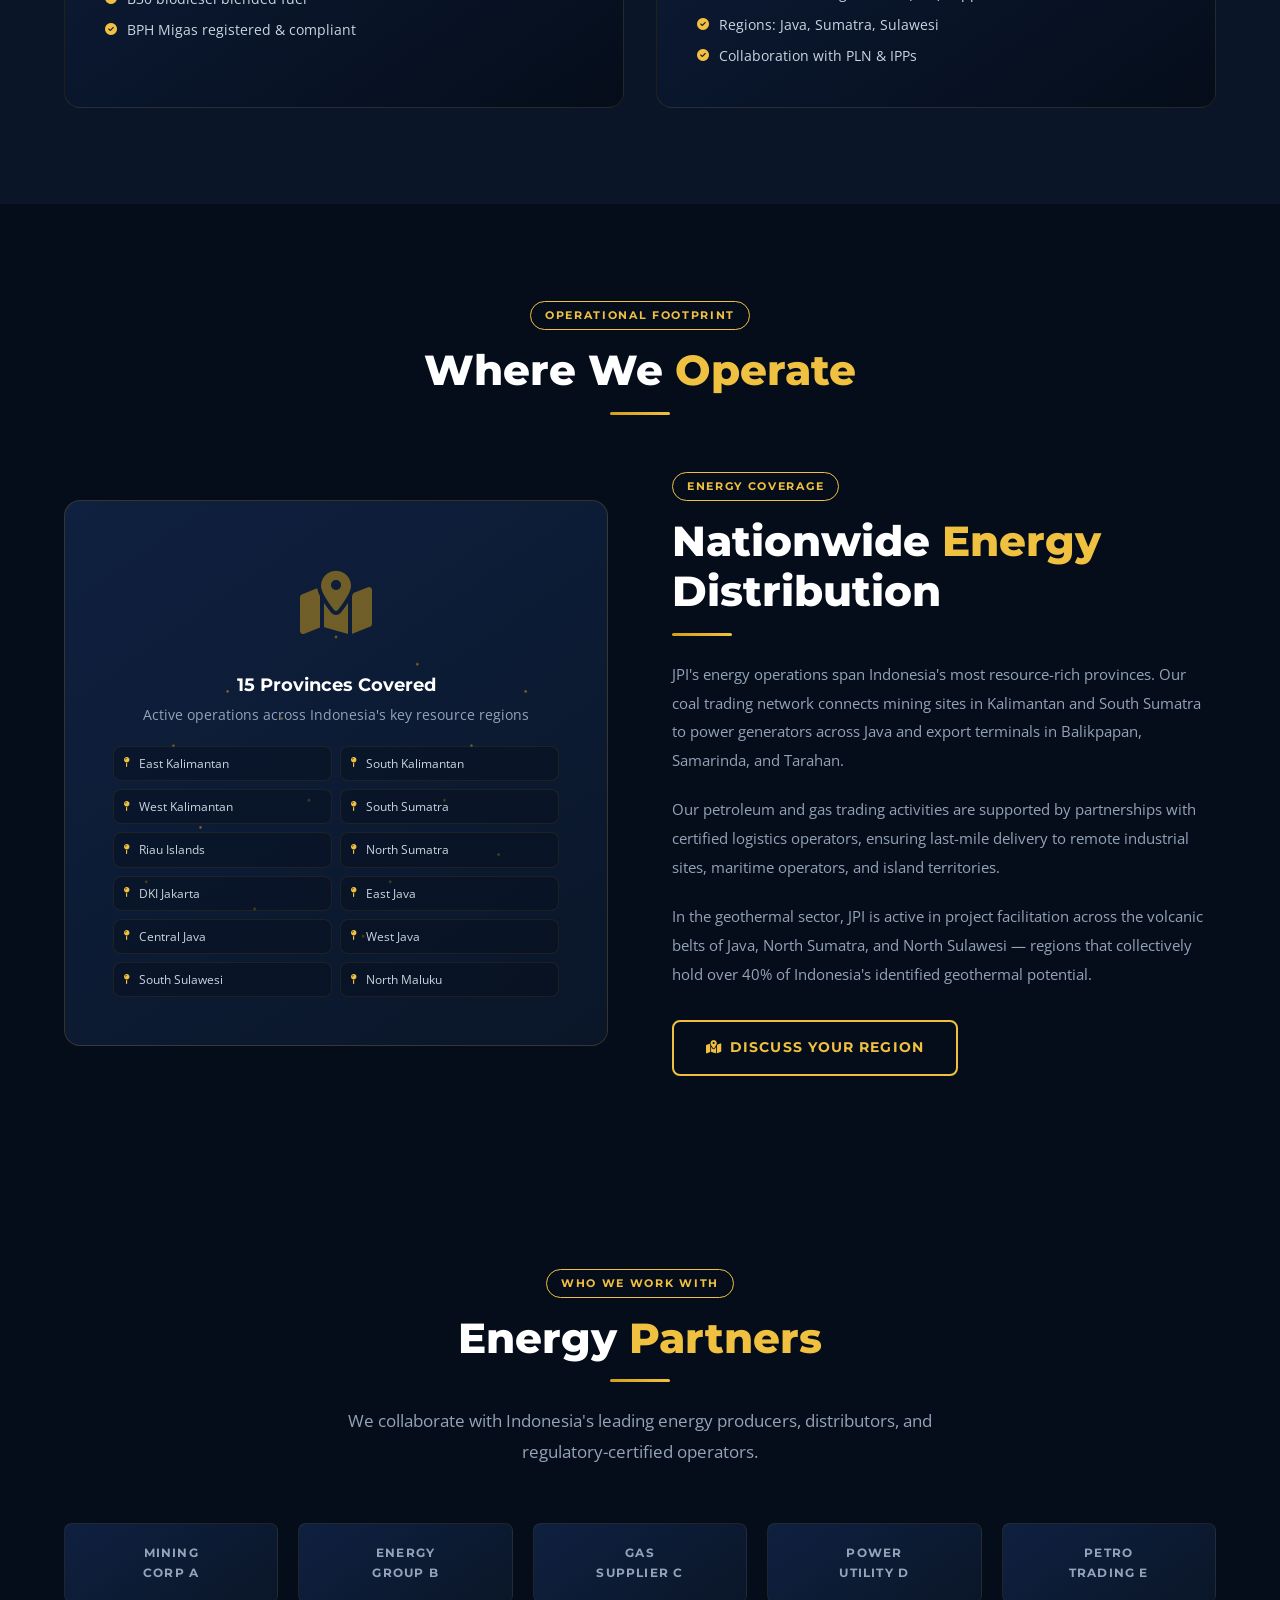
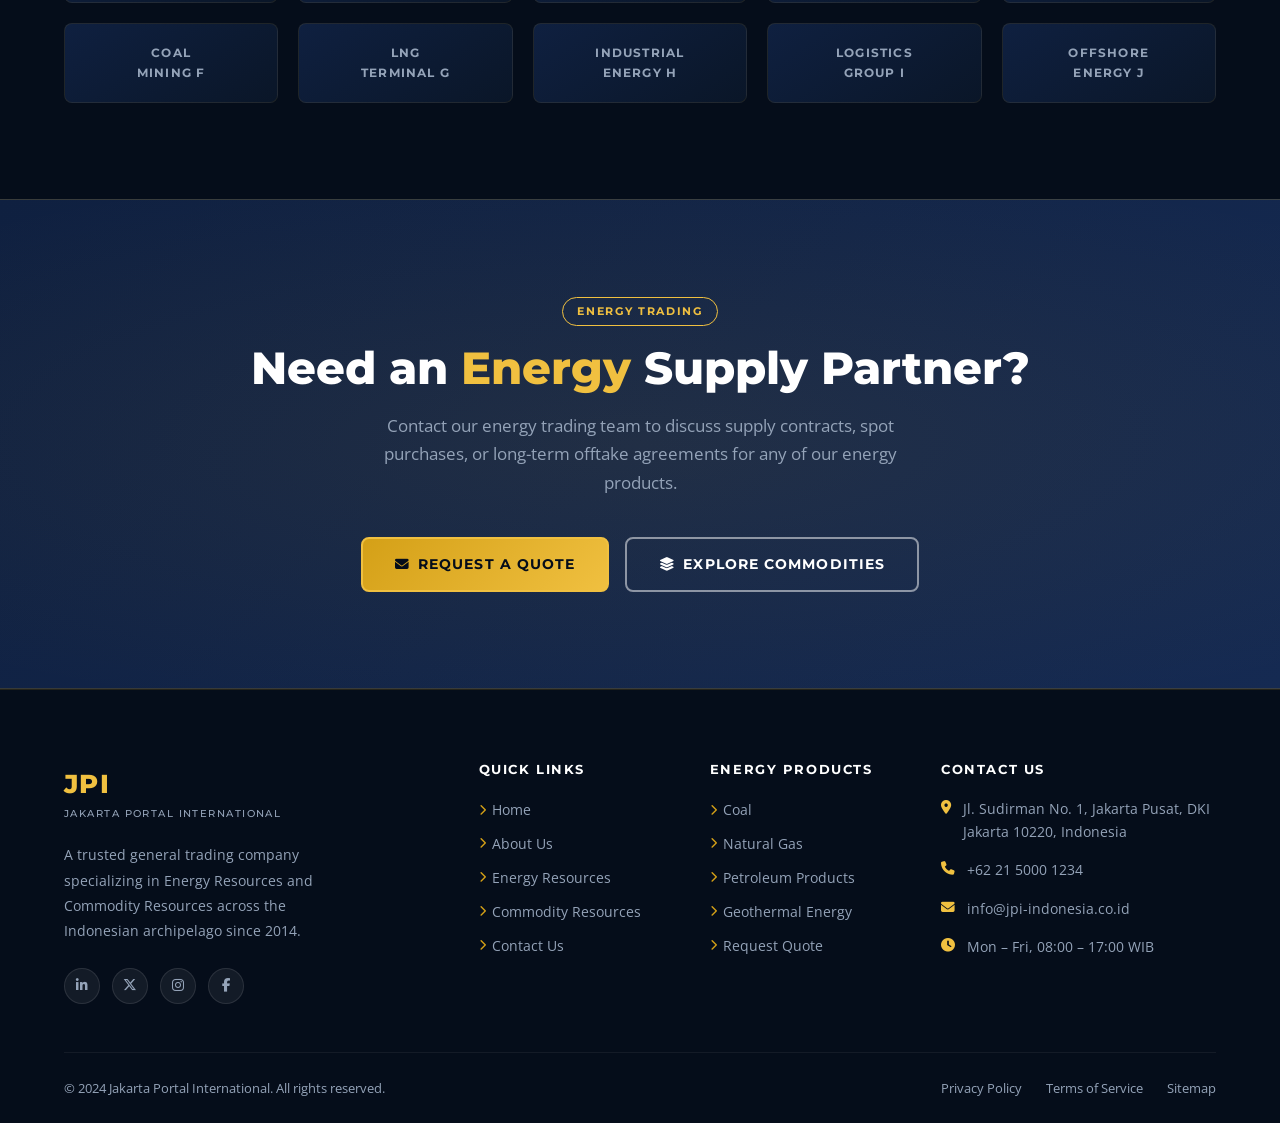
<file: energy.html>
<!DOCTYPE html>
<html lang="en">
<head>
  <meta charset="UTF-8" />
  <meta name="viewport" content="width=device-width, initial-scale=1.0" />
  <title>Energy Resources — Jakarta Portal International</title>
  <meta name="description" content="JPI's Energy Resources division trades coal, natural gas, petroleum products, and geothermal energy across Indonesia and international markets." />
  <link rel="stylesheet" href="css/style.css" />
  <link rel="preconnect" href="https://fonts.googleapis.com" />
  <link rel="preconnect" href="https://fonts.gstatic.com" crossorigin />
  <link href="https://fonts.googleapis.com/css2?family=Montserrat:wght@300;400;500;600;700;800&family=Open+Sans:wght@300;400;600&display=swap" rel="stylesheet" />
  <link rel="stylesheet" href="https://cdnjs.cloudflare.com/ajax/libs/font-awesome/6.5.0/css/all.min.css" />
</head>
<body>

  <!-- ===================== NAVBAR ===================== -->
  <nav class="navbar" role="navigation" aria-label="Main navigation">
    <div class="navbar-inner">
      <a href="index.html" class="navbar-logo" aria-label="Jakarta Portal International Home">
        <span class="logo-jpi">JPI</span>
        <span class="logo-full">Jakarta Portal International</span>
      </a>

      <div class="navbar-nav" role="menubar">
        <a href="index.html" role="menuitem">Home</a>
        <a href="about.html" role="menuitem">About</a>
        <a href="energy.html" role="menuitem">Energy</a>
        <a href="commodity.html" role="menuitem">Commodity</a>
        <a href="contact.html" class="btn btn-primary navbar-cta" role="menuitem">Contact Us</a>
      </div>

      <button class="hamburger" aria-label="Toggle navigation" aria-expanded="false">
        <span></span><span></span><span></span>
      </button>
    </div>
  </nav>

  <!-- Mobile Nav -->
  <div class="mobile-nav" role="menu" aria-label="Mobile navigation">
    <a href="index.html" role="menuitem">Home</a>
    <a href="about.html" role="menuitem">About Us</a>
    <a href="energy.html" role="menuitem">Energy Resources</a>
    <a href="commodity.html" role="menuitem">Commodity Resources</a>
    <a href="contact.html" role="menuitem">Contact Us</a>
  </div>

  <!-- ===================== PAGE HERO ===================== -->
  <section class="page-hero" aria-label="Energy Resources hero">
    <div class="page-hero-bg hero-bg-energy"></div>
    <div class="hero-content container">
      <div class="hero-text">
        <div class="hero-tag"><span>Energy Resources Division</span></div>
        <h1>Fueling <span class="text-gold">Industry &amp; Infrastructure</span></h1>
        <p class="hero-subtitle">
          From coal mines in Kalimantan to geothermal fields in Java — JPI sources, trades, and delivers the energy Indonesia and its partners need.
        </p>
        <div class="hero-buttons">
          <a href="contact.html" class="btn btn-primary"><i class="fas fa-envelope"></i> Request Quotation</a>
          <a href="#energy-products" class="btn btn-outline"><i class="fas fa-chevron-down"></i> View Products</a>
        </div>
      </div>
    </div>
  </section>

  <!-- ===================== ENERGY PRODUCTS ===================== -->
  <section class="products-section section-padding" id="energy-products" aria-labelledby="energy-products-heading">
    <div class="container">
      <div class="text-center">
        <span class="badge">What We Trade</span>
        <h2 class="section-title" id="energy-products-heading">Energy <span class="text-gold">Products</span></h2>
        <div class="divider"></div>
        <p class="section-subtitle">Comprehensive energy commodity trading across Indonesia's key resource sectors, with logistics and compliance support from source to delivery.</p>
      </div>

      <div class="products-grid">

        <!-- Coal -->
        <div class="product-card fade-in">
          <div class="product-icon-wrap">
            <div class="product-icon" aria-hidden="true"><i class="fas fa-mountain"></i></div>
            <h3>Coal</h3>
          </div>
          <p>
            Indonesia is one of the world's largest coal exporters, and JPI is deeply embedded in this sector. We trade thermal and coking coal sourced from major mining regions, connecting producers to domestic power plants and international buyers.
          </p>
          <ul class="product-features">
            <li><i class="fas fa-check-circle"></i> Thermal coal (sub-bituminous &amp; bituminous)</li>
            <li><i class="fas fa-check-circle"></i> Coking coal for steel production</li>
            <li><i class="fas fa-check-circle"></i> Caloric value: 4,000 – 7,000 kcal/kg range</li>
            <li><i class="fas fa-check-circle"></i> Sources: Kalimantan, South Sumatra</li>
            <li><i class="fas fa-check-circle"></i> Full documentation &amp; ESDM compliance</li>
          </ul>
        </div>

        <!-- Natural Gas -->
        <div class="product-card fade-in fade-in-delay-1">
          <div class="product-icon-wrap">
            <div class="product-icon" aria-hidden="true"><i class="fas fa-fire-flame-curved"></i></div>
            <h3>Natural Gas</h3>
          </div>
          <p>
            As Indonesia accelerates its transition to cleaner energy, natural gas plays a pivotal role. JPI facilitates gas trading, supply agreements, and LNG distribution, serving industrial clients, utilities, and downstream processors.
          </p>
          <ul class="product-features">
            <li><i class="fas fa-check-circle"></i> Pipeline gas supply agreements</li>
            <li><i class="fas fa-check-circle"></i> Compressed Natural Gas (CNG)</li>
            <li><i class="fas fa-check-circle"></i> Liquefied Natural Gas (LNG)</li>
            <li><i class="fas fa-check-circle"></i> Sources: Natuna Sea, East Kalimantan</li>
            <li><i class="fas fa-check-circle"></i> Industrial &amp; commercial offtake contracts</li>
          </ul>
        </div>

        <!-- Petroleum -->
        <div class="product-card fade-in fade-in-delay-2">
          <div class="product-icon-wrap">
            <div class="product-icon" aria-hidden="true"><i class="fas fa-oil-well"></i></div>
            <h3>Petroleum Products</h3>
          </div>
          <p>
            JPI trades a range of downstream petroleum products including fuel oil, diesel, aviation fuel, and base oils, serving industrial operators, maritime fleets, and construction companies across the archipelago.
          </p>
          <ul class="product-features">
            <li><i class="fas fa-check-circle"></i> Marine fuel oil (MFO) &amp; diesel (HSD)</li>
            <li><i class="fas fa-check-circle"></i> Aviation turbine fuel (Avtur)</li>
            <li><i class="fas fa-check-circle"></i> Industrial lubricant base oils</li>
            <li><i class="fas fa-check-circle"></i> B30 biodiesel blended fuel</li>
            <li><i class="fas fa-check-circle"></i> BPH Migas registered &amp; compliant</li>
          </ul>
        </div>

        <!-- Geothermal -->
        <div class="product-card fade-in fade-in-delay-3">
          <div class="product-icon-wrap">
            <div class="product-icon" aria-hidden="true"><i class="fas fa-thermometer-three-quarters"></i></div>
            <h3>Geothermal Energy</h3>
          </div>
          <p>
            Indonesia sits atop the world's largest geothermal reserves. JPI actively participates in the geothermal sector through energy offtake advisory, investment facilitation, and trading services related to geothermal power projects.
          </p>
          <ul class="product-features">
            <li><i class="fas fa-check-circle"></i> Geothermal energy offtake advisory</li>
            <li><i class="fas fa-check-circle"></i> Project development facilitation</li>
            <li><i class="fas fa-check-circle"></i> Power Purchase Agreement (PPA) support</li>
            <li><i class="fas fa-check-circle"></i> Regions: Java, Sumatra, Sulawesi</li>
            <li><i class="fas fa-check-circle"></i> Collaboration with PLN &amp; IPPs</li>
          </ul>
        </div>

      </div>
    </div>
  </section>

  <!-- ===================== COVERAGE MAP ===================== -->
  <section class="coverage-section section-padding" aria-labelledby="coverage-heading">
    <div class="container">
      <div class="text-center" style="margin-bottom:56px;">
        <span class="badge">Operational Footprint</span>
        <h2 class="section-title" id="coverage-heading">Where We <span class="text-gold">Operate</span></h2>
        <div class="divider"></div>
      </div>
      <div class="coverage-inner">
        <div class="coverage-map fade-in" aria-label="Indonesia operation coverage map visualization">
          <div class="map-icon" aria-hidden="true"><i class="fas fa-map-location-dot"></i></div>
          <h3>15 Provinces Covered</h3>
          <p>Active operations across Indonesia's key resource regions</p>
          <div class="province-list">
            <div class="province-item"><i class="fas fa-map-pin"></i> East Kalimantan</div>
            <div class="province-item"><i class="fas fa-map-pin"></i> South Kalimantan</div>
            <div class="province-item"><i class="fas fa-map-pin"></i> West Kalimantan</div>
            <div class="province-item"><i class="fas fa-map-pin"></i> South Sumatra</div>
            <div class="province-item"><i class="fas fa-map-pin"></i> Riau Islands</div>
            <div class="province-item"><i class="fas fa-map-pin"></i> North Sumatra</div>
            <div class="province-item"><i class="fas fa-map-pin"></i> DKI Jakarta</div>
            <div class="province-item"><i class="fas fa-map-pin"></i> East Java</div>
            <div class="province-item"><i class="fas fa-map-pin"></i> Central Java</div>
            <div class="province-item"><i class="fas fa-map-pin"></i> West Java</div>
            <div class="province-item"><i class="fas fa-map-pin"></i> South Sulawesi</div>
            <div class="province-item"><i class="fas fa-map-pin"></i> North Maluku</div>
          </div>
        </div>

        <div class="fade-in fade-in-delay-1">
          <span class="badge">Energy Coverage</span>
          <h2 class="section-title" style="text-align:left;">Nationwide <span class="text-gold">Energy</span> Distribution</h2>
          <div class="divider divider-left"></div>
          <p style="color:var(--text-muted); line-height:1.9; margin-bottom:20px; font-size:0.95rem;">
            JPI's energy operations span Indonesia's most resource-rich provinces. Our coal trading network connects mining sites in Kalimantan and South Sumatra to power generators across Java and export terminals in Balikpapan, Samarinda, and Tarahan.
          </p>
          <p style="color:var(--text-muted); line-height:1.9; margin-bottom:20px; font-size:0.95rem;">
            Our petroleum and gas trading activities are supported by partnerships with certified logistics operators, ensuring last-mile delivery to remote industrial sites, maritime operators, and island territories.
          </p>
          <p style="color:var(--text-muted); line-height:1.9; margin-bottom:32px; font-size:0.95rem;">
            In the geothermal sector, JPI is active in project facilitation across the volcanic belts of Java, North Sumatra, and North Sulawesi — regions that collectively hold over 40% of Indonesia's identified geothermal potential.
          </p>
          <a href="contact.html" class="btn btn-gold-outline">
            <i class="fas fa-map-location-dot"></i> Discuss Your Region
          </a>
        </div>
      </div>
    </div>
  </section>

  <!-- ===================== PARTNERS ===================== -->
  <section class="partners-section section-padding" aria-labelledby="partners-heading">
    <div class="container">
      <div class="text-center">
        <span class="badge">Who We Work With</span>
        <h2 class="section-title" id="partners-heading">Energy <span class="text-gold">Partners</span></h2>
        <div class="divider"></div>
        <p class="section-subtitle">We collaborate with Indonesia's leading energy producers, distributors, and regulatory-certified operators.</p>
      </div>
      <div class="partners-grid fade-in">
        <div class="partner-logo">Mining<br />Corp A</div>
        <div class="partner-logo">Energy<br />Group B</div>
        <div class="partner-logo">Gas<br />Supplier C</div>
        <div class="partner-logo">Power<br />Utility D</div>
        <div class="partner-logo">Petro<br />Trading E</div>
        <div class="partner-logo">Coal<br />Mining F</div>
        <div class="partner-logo">LNG<br />Terminal G</div>
        <div class="partner-logo">Industrial<br />Energy H</div>
        <div class="partner-logo">Logistics<br />Group I</div>
        <div class="partner-logo">Offshore<br />Energy J</div>
      </div>
    </div>
  </section>

  <!-- ===================== CTA ===================== -->
  <section class="cta-section" aria-label="Call to action">
    <div class="container">
      <span class="badge">Energy Trading</span>
      <h2>Need an <span class="text-gold">Energy</span> Supply Partner?</h2>
      <p>Contact our energy trading team to discuss supply contracts, spot purchases, or long-term offtake agreements for any of our energy products.</p>
      <div class="cta-buttons">
        <a href="contact.html" class="btn btn-primary"><i class="fas fa-envelope"></i> Request a Quote</a>
        <a href="commodity.html" class="btn btn-outline"><i class="fas fa-layer-group"></i> Explore Commodities</a>
      </div>
    </div>
  </section>

  <!-- ===================== FOOTER ===================== -->
  <footer class="footer" role="contentinfo">
    <div class="container">
      <div class="footer-grid">
        <div class="footer-brand">
          <div class="footer-logo">
            <span class="logo-jpi">JPI</span>
            <span class="logo-full-text">Jakarta Portal International</span>
          </div>
          <p>A trusted general trading company specializing in Energy Resources and Commodity Resources across the Indonesian archipelago since 2014.</p>
          <div class="footer-social">
            <a href="#" class="social-link" aria-label="LinkedIn"><i class="fab fa-linkedin-in"></i></a>
            <a href="#" class="social-link" aria-label="Twitter / X"><i class="fab fa-x-twitter"></i></a>
            <a href="#" class="social-link" aria-label="Instagram"><i class="fab fa-instagram"></i></a>
            <a href="#" class="social-link" aria-label="Facebook"><i class="fab fa-facebook-f"></i></a>
          </div>
        </div>
        <div class="footer-col">
          <h4>Quick Links</h4>
          <ul>
            <li><a href="index.html"><i class="fas fa-chevron-right"></i> Home</a></li>
            <li><a href="about.html"><i class="fas fa-chevron-right"></i> About Us</a></li>
            <li><a href="energy.html"><i class="fas fa-chevron-right"></i> Energy Resources</a></li>
            <li><a href="commodity.html"><i class="fas fa-chevron-right"></i> Commodity Resources</a></li>
            <li><a href="contact.html"><i class="fas fa-chevron-right"></i> Contact Us</a></li>
          </ul>
        </div>
        <div class="footer-col">
          <h4>Energy Products</h4>
          <ul>
            <li><a href="energy.html"><i class="fas fa-chevron-right"></i> Coal</a></li>
            <li><a href="energy.html"><i class="fas fa-chevron-right"></i> Natural Gas</a></li>
            <li><a href="energy.html"><i class="fas fa-chevron-right"></i> Petroleum Products</a></li>
            <li><a href="energy.html"><i class="fas fa-chevron-right"></i> Geothermal Energy</a></li>
            <li><a href="contact.html"><i class="fas fa-chevron-right"></i> Request Quote</a></li>
          </ul>
        </div>
        <div class="footer-col">
          <h4>Contact Us</h4>
          <div class="footer-contact-item">
            <i class="fas fa-location-dot"></i>
            <span>Jl. Sudirman No. 1, Jakarta Pusat, DKI Jakarta 10220, Indonesia</span>
          </div>
          <div class="footer-contact-item">
            <i class="fas fa-phone"></i>
            <span>+62 21 5000 1234</span>
          </div>
          <div class="footer-contact-item">
            <i class="fas fa-envelope"></i>
            <span>info@jpi-indonesia.co.id</span>
          </div>
          <div class="footer-contact-item">
            <i class="fas fa-clock"></i>
            <span>Mon – Fri, 08:00 – 17:00 WIB</span>
          </div>
        </div>
      </div>
      <div class="footer-bottom">
        <p>&copy; 2024 Jakarta Portal International. All rights reserved.</p>
        <div class="footer-bottom-links">
          <a href="#">Privacy Policy</a>
          <a href="#">Terms of Service</a>
          <a href="#">Sitemap</a>
        </div>
      </div>
    </div>
  </footer>

  <script src="js/main.js"></script>
</body>
</html>
</file>
<file: css/style.css>
/* =============================================
   Jakarta Portal International — Main Stylesheet
   Color Palette: Dark Navy + Gold
   ============================================= */

/* --- Google Fonts Import --- */
@import url('https://fonts.googleapis.com/css2?family=Montserrat:wght@300;400;500;600;700;800&family=Open+Sans:wght@300;400;600&display=swap');

/* --- CSS Variables --- */
:root {
  --navy-900: #050d1a;
  --navy-800: #0a1628;
  --navy-700: #0f2040;
  --navy-600: #152a52;
  --navy-500: #1c3566;
  --gold-400: #f0c040;
  --gold-500: #d4a017;
  --gold-600: #b8860b;
  --gold-light: #fde68a;
  --white: #ffffff;
  --gray-100: #f8f9fa;
  --gray-200: #e9ecef;
  --gray-400: #9ca3af;
  --gray-600: #6b7280;
  --text-light: #cbd5e1;
  --text-muted: #94a3b8;
  --accent-blue: #2563eb;
  --transition: 0.3s ease;
  --shadow-lg: 0 20px 60px rgba(0,0,0,0.4);
  --shadow-card: 0 8px 32px rgba(0,0,0,0.25);
  --border-gold: 1px solid rgba(212,160,23,0.3);
  --radius: 8px;
  --radius-lg: 16px;
}

/* --- Reset & Base --- */
*, *::before, *::after {
  box-sizing: border-box;
  margin: 0;
  padding: 0;
}

html {
  scroll-behavior: smooth;
  font-size: 16px;
}

body {
  font-family: 'Open Sans', sans-serif;
  background-color: var(--navy-900);
  color: var(--text-light);
  line-height: 1.7;
  overflow-x: hidden;
}

a {
  text-decoration: none;
  color: inherit;
  transition: color var(--transition);
}

img {
  max-width: 100%;
  display: block;
}

ul {
  list-style: none;
}

h1, h2, h3, h4, h5 {
  font-family: 'Montserrat', sans-serif;
  line-height: 1.2;
}

/* --- Utility Classes --- */
.container {
  max-width: 1200px;
  margin: 0 auto;
  padding: 0 24px;
}

.section-padding {
  padding: 96px 0;
}

.section-padding-sm {
  padding: 64px 0;
}

.text-gold {
  color: var(--gold-400);
}

.text-center {
  text-align: center;
}

.badge {
  display: inline-block;
  font-family: 'Montserrat', sans-serif;
  font-size: 0.7rem;
  font-weight: 700;
  letter-spacing: 0.15em;
  text-transform: uppercase;
  color: var(--gold-400);
  border: 1px solid var(--gold-400);
  padding: 4px 14px;
  border-radius: 20px;
  margin-bottom: 16px;
}

.section-title {
  font-size: clamp(1.8rem, 4vw, 2.6rem);
  font-weight: 800;
  color: var(--white);
  margin-bottom: 16px;
}

.section-subtitle {
  font-size: 1.05rem;
  color: var(--text-muted);
  max-width: 600px;
  margin: 0 auto 56px;
  line-height: 1.8;
}

.divider {
  width: 60px;
  height: 3px;
  background: linear-gradient(90deg, var(--gold-500), var(--gold-400));
  margin: 16px auto 24px;
  border-radius: 2px;
}

.divider-left {
  margin-left: 0;
}

/* --- Buttons --- */
.btn {
  display: inline-flex;
  align-items: center;
  gap: 8px;
  font-family: 'Montserrat', sans-serif;
  font-size: 0.85rem;
  font-weight: 700;
  letter-spacing: 0.08em;
  text-transform: uppercase;
  padding: 14px 32px;
  border-radius: var(--radius);
  border: 2px solid transparent;
  cursor: pointer;
  transition: all var(--transition);
  white-space: nowrap;
}

.btn-primary {
  background: linear-gradient(135deg, var(--gold-500), var(--gold-400));
  color: var(--navy-900);
  border-color: var(--gold-400);
}

.btn-primary:hover {
  background: linear-gradient(135deg, var(--gold-400), var(--gold-light));
  transform: translateY(-2px);
  box-shadow: 0 8px 24px rgba(212,160,23,0.4);
  color: var(--navy-900);
}

.btn-outline {
  background: transparent;
  color: var(--white);
  border-color: rgba(255,255,255,0.5);
}

.btn-outline:hover {
  background: rgba(255,255,255,0.1);
  border-color: var(--white);
  transform: translateY(-2px);
}

.btn-gold-outline {
  background: transparent;
  color: var(--gold-400);
  border-color: var(--gold-400);
}

.btn-gold-outline:hover {
  background: var(--gold-400);
  color: var(--navy-900);
  transform: translateY(-2px);
  box-shadow: 0 8px 24px rgba(212,160,23,0.35);
}

/* =============================================
   NAVBAR
   ============================================= */
.navbar {
  position: fixed;
  top: 0;
  left: 0;
  right: 0;
  z-index: 1000;
  padding: 0 24px;
  height: 72px;
  display: flex;
  align-items: center;
  transition: background var(--transition), box-shadow var(--transition);
}

.navbar.scrolled {
  background: rgba(5, 13, 26, 0.97);
  box-shadow: 0 2px 32px rgba(0,0,0,0.5);
  backdrop-filter: blur(12px);
  -webkit-backdrop-filter: blur(12px);
}

.navbar-inner {
  max-width: 1200px;
  width: 100%;
  margin: 0 auto;
  display: flex;
  align-items: center;
  justify-content: space-between;
}

.navbar-logo {
  display: flex;
  flex-direction: column;
  line-height: 1;
}

.navbar-logo .logo-jpi {
  font-family: 'Montserrat', sans-serif;
  font-size: 1.5rem;
  font-weight: 800;
  color: var(--gold-400);
  letter-spacing: 0.05em;
}

.navbar-logo .logo-full {
  font-family: 'Montserrat', sans-serif;
  font-size: 0.55rem;
  font-weight: 500;
  color: var(--text-muted);
  letter-spacing: 0.15em;
  text-transform: uppercase;
}

.navbar-nav {
  display: flex;
  align-items: center;
  gap: 4px;
}

.navbar-nav a {
  font-family: 'Montserrat', sans-serif;
  font-size: 0.8rem;
  font-weight: 600;
  letter-spacing: 0.08em;
  text-transform: uppercase;
  color: var(--text-light);
  padding: 8px 14px;
  border-radius: var(--radius);
  transition: all var(--transition);
  position: relative;
}

.navbar-nav a::after {
  content: '';
  position: absolute;
  bottom: 4px;
  left: 50%;
  transform: translateX(-50%);
  width: 0;
  height: 2px;
  background: var(--gold-400);
  transition: width var(--transition);
  border-radius: 1px;
}

.navbar-nav a:hover,
.navbar-nav a.active {
  color: var(--gold-400);
}

.navbar-nav a:hover::after,
.navbar-nav a.active::after {
  width: 60%;
}

.navbar-cta {
  margin-left: 8px;
  padding: 9px 22px;
  font-size: 0.78rem;
}

.hamburger {
  display: none;
  flex-direction: column;
  justify-content: center;
  gap: 5px;
  width: 40px;
  height: 40px;
  cursor: pointer;
  padding: 6px;
  border-radius: var(--radius);
  transition: background var(--transition);
}

.hamburger:hover {
  background: rgba(255,255,255,0.08);
}

.hamburger span {
  display: block;
  width: 100%;
  height: 2px;
  background: var(--white);
  border-radius: 1px;
  transition: all var(--transition);
}

.hamburger.open span:nth-child(1) {
  transform: rotate(45deg) translate(5px, 5px);
}
.hamburger.open span:nth-child(2) {
  opacity: 0;
}
.hamburger.open span:nth-child(3) {
  transform: rotate(-45deg) translate(5px, -5px);
}

/* Mobile Nav */
.mobile-nav {
  display: none;
  position: fixed;
  top: 72px;
  left: 0;
  right: 0;
  background: rgba(5, 13, 26, 0.98);
  backdrop-filter: blur(16px);
  -webkit-backdrop-filter: blur(16px);
  border-top: 1px solid rgba(212,160,23,0.2);
  padding: 24px;
  z-index: 999;
  flex-direction: column;
  gap: 8px;
}

.mobile-nav.open {
  display: flex;
}

.mobile-nav a {
  font-family: 'Montserrat', sans-serif;
  font-size: 0.95rem;
  font-weight: 600;
  letter-spacing: 0.08em;
  text-transform: uppercase;
  color: var(--text-light);
  padding: 12px 16px;
  border-radius: var(--radius);
  transition: all var(--transition);
  border: 1px solid transparent;
}

.mobile-nav a:hover,
.mobile-nav a.active {
  color: var(--gold-400);
  background: rgba(212,160,23,0.08);
  border-color: rgba(212,160,23,0.2);
}

/* =============================================
   HERO SECTIONS
   ============================================= */
.hero {
  position: relative;
  min-height: 100vh;
  display: flex;
  align-items: center;
  overflow: hidden;
}

.hero-bg {
  position: absolute;
  inset: 0;
  z-index: 0;
}

/* Animated gradient background for home hero */
.hero-bg-animated {
  background: linear-gradient(135deg, var(--navy-900) 0%, var(--navy-800) 40%, #0d1f3a 70%, #101b30 100%);
}

.hero-bg-animated::before {
  content: '';
  position: absolute;
  inset: 0;
  background:
    radial-gradient(ellipse 80% 60% at 70% 50%, rgba(212,160,23,0.12) 0%, transparent 60%),
    radial-gradient(ellipse 50% 80% at 10% 80%, rgba(21,42,82,0.8) 0%, transparent 60%);
  animation: heroGlow 8s ease-in-out infinite alternate;
}

@keyframes heroGlow {
  0% { opacity: 0.7; }
  100% { opacity: 1; }
}

.hero-bg-animated::after {
  content: '';
  position: absolute;
  inset: 0;
  background-image:
    linear-gradient(rgba(212,160,23,0.04) 1px, transparent 1px),
    linear-gradient(90deg, rgba(212,160,23,0.04) 1px, transparent 1px);
  background-size: 60px 60px;
}

/* Page hero (non-home) */
.page-hero {
  min-height: 50vh;
  display: flex;
  align-items: center;
  position: relative;
  overflow: hidden;
}

.page-hero-bg {
  position: absolute;
  inset: 0;
  background: linear-gradient(135deg, var(--navy-900) 0%, var(--navy-800) 60%, #0d1f3a 100%);
}

.page-hero-bg::before {
  content: '';
  position: absolute;
  inset: 0;
  background: radial-gradient(ellipse 60% 80% at 80% 50%, rgba(212,160,23,0.1) 0%, transparent 60%);
}

.page-hero-bg::after {
  content: '';
  position: absolute;
  inset: 0;
  background-image:
    linear-gradient(rgba(212,160,23,0.03) 1px, transparent 1px),
    linear-gradient(90deg, rgba(212,160,23,0.03) 1px, transparent 1px);
  background-size: 60px 60px;
}

/* Energy hero specific */
.hero-bg-energy {
  background: linear-gradient(135deg, #050d1a 0%, #0a1a0a 40%, #0f2a10 70%, #0a1628 100%);
}

.hero-bg-energy::before {
  content: '';
  position: absolute;
  inset: 0;
  background:
    radial-gradient(ellipse 70% 60% at 60% 40%, rgba(34,197,94,0.12) 0%, transparent 60%),
    radial-gradient(ellipse 40% 60% at 20% 80%, rgba(212,160,23,0.1) 0%, transparent 60%);
}

/* Commodity hero specific */
.hero-bg-commodity {
  background: linear-gradient(135deg, #050d1a 0%, #1a0f05 40%, #2a1a08 70%, #0a1628 100%);
}

.hero-bg-commodity::before {
  content: '';
  position: absolute;
  inset: 0;
  background:
    radial-gradient(ellipse 70% 60% at 60% 40%, rgba(234,179,8,0.14) 0%, transparent 60%),
    radial-gradient(ellipse 40% 60% at 20% 80%, rgba(212,160,23,0.1) 0%, transparent 60%);
}

.hero-content {
  position: relative;
  z-index: 2;
  width: 100%;
}

.hero-text {
  max-width: 720px;
}

.hero-tag {
  display: inline-flex;
  align-items: center;
  gap: 8px;
  font-family: 'Montserrat', sans-serif;
  font-size: 0.72rem;
  font-weight: 700;
  letter-spacing: 0.2em;
  text-transform: uppercase;
  color: var(--gold-400);
  margin-bottom: 20px;
}

.hero-tag::before {
  content: '';
  display: block;
  width: 24px;
  height: 2px;
  background: var(--gold-400);
}

.hero h1 {
  font-size: clamp(2.4rem, 6vw, 4.2rem);
  font-weight: 800;
  color: var(--white);
  margin-bottom: 24px;
  letter-spacing: -0.02em;
}

.hero h1 span {
  color: var(--gold-400);
}

.hero-subtitle {
  font-size: clamp(1rem, 2vw, 1.15rem);
  color: var(--text-muted);
  max-width: 560px;
  margin-bottom: 40px;
  line-height: 1.8;
}

.hero-buttons {
  display: flex;
  gap: 16px;
  flex-wrap: wrap;
}

/* Floating shapes */
.hero-shapes {
  position: absolute;
  inset: 0;
  z-index: 1;
  pointer-events: none;
  overflow: hidden;
}

.shape {
  position: absolute;
  border-radius: 50%;
  opacity: 0.08;
  animation: floatShape 12s ease-in-out infinite;
}

.shape-1 {
  width: 400px;
  height: 400px;
  background: radial-gradient(circle, var(--gold-400), transparent);
  right: -100px;
  top: 50%;
  transform: translateY(-50%);
  animation-delay: 0s;
}

.shape-2 {
  width: 250px;
  height: 250px;
  background: radial-gradient(circle, var(--navy-500), transparent);
  right: 200px;
  bottom: 10%;
  opacity: 0.15;
  animation-delay: 3s;
}

.shape-3 {
  width: 150px;
  height: 150px;
  background: radial-gradient(circle, var(--gold-400), transparent);
  right: 15%;
  top: 15%;
  opacity: 0.12;
  animation-delay: 6s;
}

@keyframes floatShape {
  0%, 100% { transform: translateY(-50%) scale(1); }
  50% { transform: translateY(calc(-50% - 20px)) scale(1.05); }
}

.shape-2 {
  animation: floatShape2 10s ease-in-out infinite;
}
.shape-3 {
  animation: floatShape3 14s ease-in-out infinite;
}

@keyframes floatShape2 {
  0%, 100% { transform: translateY(0) scale(1); }
  50% { transform: translateY(-16px) scale(1.08); }
}

@keyframes floatShape3 {
  0%, 100% { transform: translateY(0) rotate(0deg); }
  50% { transform: translateY(-12px) rotate(15deg); }
}

/* =============================================
   STATS BAR
   ============================================= */
.stats-bar {
  background: linear-gradient(135deg, var(--navy-700), var(--navy-600));
  border-top: 1px solid rgba(212,160,23,0.2);
  border-bottom: 1px solid rgba(212,160,23,0.2);
  padding: 48px 0;
  position: relative;
  z-index: 2;
}

.stats-bar::before {
  content: '';
  position: absolute;
  inset: 0;
  background: linear-gradient(90deg, transparent, rgba(212,160,23,0.04), transparent);
}

.stats-grid {
  display: grid;
  grid-template-columns: repeat(4, 1fr);
  gap: 0;
  position: relative;
}

.stat-item {
  text-align: center;
  padding: 16px 24px;
  border-right: 1px solid rgba(212,160,23,0.15);
}

.stat-item:last-child {
  border-right: none;
}

.stat-number {
  font-family: 'Montserrat', sans-serif;
  font-size: clamp(2rem, 4vw, 2.8rem);
  font-weight: 800;
  color: var(--gold-400);
  line-height: 1;
  margin-bottom: 8px;
  display: block;
}

.stat-label {
  font-family: 'Montserrat', sans-serif;
  font-size: 0.8rem;
  font-weight: 500;
  color: var(--text-muted);
  letter-spacing: 0.08em;
  text-transform: uppercase;
}

/* =============================================
   SERVICES SECTION
   ============================================= */
.services-section {
  background: var(--navy-800);
}

.services-grid {
  display: grid;
  grid-template-columns: repeat(2, 1fr);
  gap: 32px;
  margin-top: 16px;
}

.service-card {
  background: linear-gradient(145deg, var(--navy-700), var(--navy-800));
  border: 1px solid rgba(212,160,23,0.15);
  border-radius: var(--radius-lg);
  padding: 48px 40px;
  transition: all 0.4s ease;
  position: relative;
  overflow: hidden;
}

.service-card::before {
  content: '';
  position: absolute;
  top: 0;
  left: 0;
  right: 0;
  height: 3px;
  background: linear-gradient(90deg, var(--gold-600), var(--gold-400));
  transform: scaleX(0);
  transform-origin: left;
  transition: transform 0.4s ease;
}

.service-card:hover {
  transform: translateY(-8px);
  box-shadow: var(--shadow-lg);
  border-color: rgba(212,160,23,0.35);
}

.service-card:hover::before {
  transform: scaleX(1);
}

.service-icon {
  width: 64px;
  height: 64px;
  background: linear-gradient(135deg, rgba(212,160,23,0.2), rgba(212,160,23,0.05));
  border: 1px solid rgba(212,160,23,0.3);
  border-radius: var(--radius-lg);
  display: flex;
  align-items: center;
  justify-content: center;
  margin-bottom: 24px;
  font-size: 1.6rem;
  color: var(--gold-400);
  transition: all var(--transition);
}

.service-card:hover .service-icon {
  background: linear-gradient(135deg, rgba(212,160,23,0.3), rgba(212,160,23,0.1));
  transform: scale(1.05);
}

.service-card h3 {
  font-size: 1.4rem;
  font-weight: 700;
  color: var(--white);
  margin-bottom: 16px;
}

.service-card p {
  color: var(--text-muted);
  line-height: 1.8;
  margin-bottom: 28px;
  font-size: 0.95rem;
}

.service-tags {
  display: flex;
  flex-wrap: wrap;
  gap: 8px;
  margin-bottom: 28px;
}

.tag {
  font-family: 'Montserrat', sans-serif;
  font-size: 0.7rem;
  font-weight: 600;
  letter-spacing: 0.05em;
  color: var(--gold-400);
  background: rgba(212,160,23,0.08);
  border: 1px solid rgba(212,160,23,0.2);
  padding: 4px 12px;
  border-radius: 20px;
}

.service-link {
  display: inline-flex;
  align-items: center;
  gap: 8px;
  font-family: 'Montserrat', sans-serif;
  font-size: 0.82rem;
  font-weight: 700;
  letter-spacing: 0.05em;
  text-transform: uppercase;
  color: var(--gold-400);
  transition: gap var(--transition);
}

.service-link:hover {
  gap: 14px;
  color: var(--gold-light);
}

/* =============================================
   WHY CHOOSE US
   ============================================= */
.why-section {
  background: var(--navy-900);
  position: relative;
  overflow: hidden;
}

.why-section::before {
  content: '';
  position: absolute;
  top: 0;
  left: 0;
  right: 0;
  height: 1px;
  background: linear-gradient(90deg, transparent, rgba(212,160,23,0.3), transparent);
}

.features-grid {
  display: grid;
  grid-template-columns: repeat(4, 1fr);
  gap: 32px;
}

.feature-box {
  text-align: center;
  padding: 40px 24px;
  background: linear-gradient(145deg, rgba(15,32,64,0.6), rgba(10,22,40,0.4));
  border: 1px solid rgba(212,160,23,0.1);
  border-radius: var(--radius-lg);
  transition: all 0.4s ease;
  position: relative;
  overflow: hidden;
}

.feature-box::after {
  content: '';
  position: absolute;
  inset: 0;
  background: radial-gradient(circle at center, rgba(212,160,23,0.05), transparent 70%);
  opacity: 0;
  transition: opacity var(--transition);
}

.feature-box:hover {
  border-color: rgba(212,160,23,0.3);
  transform: translateY(-6px);
  box-shadow: 0 16px 48px rgba(0,0,0,0.3);
}

.feature-box:hover::after {
  opacity: 1;
}

.feature-icon {
  font-size: 2.4rem;
  color: var(--gold-400);
  margin-bottom: 20px;
  display: block;
  position: relative;
  z-index: 1;
}

.feature-box h3 {
  font-size: 1.05rem;
  font-weight: 700;
  color: var(--white);
  margin-bottom: 12px;
  position: relative;
  z-index: 1;
}

.feature-box p {
  font-size: 0.88rem;
  color: var(--text-muted);
  line-height: 1.7;
  position: relative;
  z-index: 1;
}

/* =============================================
   CTA SECTION
   ============================================= */
.cta-section {
  background: linear-gradient(135deg, var(--navy-700), var(--navy-600));
  border-top: 1px solid rgba(212,160,23,0.2);
  border-bottom: 1px solid rgba(212,160,23,0.2);
  text-align: center;
  padding: 96px 0;
  position: relative;
  overflow: hidden;
}

.cta-section::before {
  content: '';
  position: absolute;
  inset: 0;
  background: radial-gradient(ellipse 80% 60% at 50% 50%, rgba(212,160,23,0.08), transparent);
}

.cta-section .container {
  position: relative;
  z-index: 1;
}

.cta-section h2 {
  font-size: clamp(1.8rem, 4vw, 2.8rem);
  font-weight: 800;
  color: var(--white);
  margin-bottom: 16px;
}

.cta-section p {
  color: var(--text-muted);
  font-size: 1.05rem;
  max-width: 560px;
  margin: 0 auto 40px;
}

.cta-buttons {
  display: flex;
  gap: 16px;
  justify-content: center;
  flex-wrap: wrap;
}

/* =============================================
   FOOTER
   ============================================= */
.footer {
  background: var(--navy-900);
  border-top: 1px solid rgba(212,160,23,0.15);
  padding-top: 72px;
}

.footer-grid {
  display: grid;
  grid-template-columns: 2fr 1fr 1fr 1.5fr;
  gap: 48px;
  padding-bottom: 48px;
  border-bottom: 1px solid rgba(255,255,255,0.06);
}

.footer-brand .footer-logo {
  margin-bottom: 20px;
}

.footer-brand .logo-jpi {
  font-family: 'Montserrat', sans-serif;
  font-size: 1.6rem;
  font-weight: 800;
  color: var(--gold-400);
  letter-spacing: 0.05em;
  display: block;
}

.footer-brand .logo-full-text {
  font-family: 'Montserrat', sans-serif;
  font-size: 0.6rem;
  font-weight: 500;
  color: var(--text-muted);
  letter-spacing: 0.15em;
  text-transform: uppercase;
  display: block;
}

.footer-brand p {
  font-size: 0.88rem;
  color: var(--text-muted);
  line-height: 1.8;
  margin-bottom: 24px;
  max-width: 280px;
}

.footer-social {
  display: flex;
  gap: 12px;
}

.social-link {
  width: 36px;
  height: 36px;
  border-radius: 50%;
  background: rgba(255,255,255,0.06);
  border: 1px solid rgba(255,255,255,0.1);
  display: flex;
  align-items: center;
  justify-content: center;
  color: var(--text-muted);
  font-size: 0.85rem;
  transition: all var(--transition);
}

.social-link:hover {
  background: rgba(212,160,23,0.15);
  border-color: var(--gold-400);
  color: var(--gold-400);
  transform: translateY(-2px);
}

.footer-col h4 {
  font-family: 'Montserrat', sans-serif;
  font-size: 0.82rem;
  font-weight: 700;
  letter-spacing: 0.12em;
  text-transform: uppercase;
  color: var(--white);
  margin-bottom: 20px;
}

.footer-col ul {
  display: flex;
  flex-direction: column;
  gap: 10px;
}

.footer-col ul li a {
  font-size: 0.88rem;
  color: var(--text-muted);
  transition: color var(--transition);
  display: flex;
  align-items: center;
  gap: 6px;
}

.footer-col ul li a:hover {
  color: var(--gold-400);
}

.footer-col ul li a i {
  font-size: 0.7rem;
  color: var(--gold-500);
}

.footer-contact-item {
  display: flex;
  gap: 12px;
  margin-bottom: 16px;
  align-items: flex-start;
}

.footer-contact-item i {
  color: var(--gold-400);
  font-size: 0.85rem;
  margin-top: 3px;
  flex-shrink: 0;
}

.footer-contact-item span {
  font-size: 0.88rem;
  color: var(--text-muted);
  line-height: 1.6;
}

.footer-bottom {
  padding: 24px 0;
  display: flex;
  align-items: center;
  justify-content: space-between;
  gap: 16px;
}

.footer-bottom p {
  font-size: 0.82rem;
  color: var(--text-muted);
}

.footer-bottom-links {
  display: flex;
  gap: 24px;
}

.footer-bottom-links a {
  font-size: 0.82rem;
  color: var(--text-muted);
  transition: color var(--transition);
}

.footer-bottom-links a:hover {
  color: var(--gold-400);
}

/* =============================================
   ABOUT PAGE
   ============================================= */
.about-intro {
  background: var(--navy-800);
}

.about-grid {
  display: grid;
  grid-template-columns: 1fr 1fr;
  gap: 80px;
  align-items: center;
}

.about-visual {
  position: relative;
}

.about-card-visual {
  background: linear-gradient(145deg, var(--navy-700), var(--navy-600));
  border: 1px solid rgba(212,160,23,0.2);
  border-radius: var(--radius-lg);
  padding: 48px 40px;
  position: relative;
  overflow: hidden;
}

.about-card-visual::before {
  content: '';
  position: absolute;
  top: 0;
  left: 0;
  right: 0;
  height: 4px;
  background: linear-gradient(90deg, var(--gold-600), var(--gold-400), var(--gold-600));
}

.about-year-badge {
  display: inline-flex;
  align-items: center;
  gap: 12px;
  background: rgba(212,160,23,0.1);
  border: 1px solid rgba(212,160,23,0.3);
  border-radius: var(--radius);
  padding: 12px 20px;
  margin-bottom: 28px;
}

.about-year-badge span:first-child {
  font-family: 'Montserrat', sans-serif;
  font-size: 2rem;
  font-weight: 800;
  color: var(--gold-400);
}

.about-year-badge span:last-child {
  font-size: 0.82rem;
  color: var(--text-muted);
  line-height: 1.4;
}

.about-stats-mini {
  display: grid;
  grid-template-columns: 1fr 1fr;
  gap: 16px;
  margin-top: 24px;
}

.about-stat-mini {
  background: rgba(5,13,26,0.5);
  border: 1px solid rgba(212,160,23,0.1);
  border-radius: var(--radius);
  padding: 16px;
  text-align: center;
}

.about-stat-mini .num {
  font-family: 'Montserrat', sans-serif;
  font-size: 1.4rem;
  font-weight: 800;
  color: var(--gold-400);
  display: block;
}

.about-stat-mini .lbl {
  font-size: 0.72rem;
  color: var(--text-muted);
  font-family: 'Montserrat', sans-serif;
  letter-spacing: 0.06em;
  text-transform: uppercase;
}

.about-text .section-title {
  text-align: left;
  margin-bottom: 24px;
}

.about-text p {
  color: var(--text-muted);
  line-height: 1.9;
  margin-bottom: 20px;
  font-size: 0.95rem;
}

/* Vision Mission */
.vision-mission {
  background: var(--navy-900);
}

.vm-grid {
  display: grid;
  grid-template-columns: 1fr 1fr;
  gap: 32px;
}

.vm-card {
  background: linear-gradient(145deg, var(--navy-700), var(--navy-800));
  border: 1px solid rgba(212,160,23,0.15);
  border-radius: var(--radius-lg);
  padding: 48px;
  position: relative;
  overflow: hidden;
  transition: all 0.4s ease;
}

.vm-card:hover {
  border-color: rgba(212,160,23,0.3);
  transform: translateY(-4px);
  box-shadow: var(--shadow-card);
}

.vm-card-icon {
  font-size: 2.4rem;
  color: var(--gold-400);
  margin-bottom: 20px;
  display: block;
}

.vm-card h3 {
  font-size: 1.3rem;
  font-weight: 700;
  color: var(--white);
  margin-bottom: 16px;
}

.vm-card p {
  color: var(--text-muted);
  line-height: 1.8;
  font-size: 0.95rem;
}

/* Core Values */
.values-section {
  background: var(--navy-800);
}

.values-grid {
  display: grid;
  grid-template-columns: repeat(3, 1fr);
  gap: 32px;
}

.value-card {
  text-align: center;
  padding: 48px 32px;
  background: linear-gradient(145deg, var(--navy-900), var(--navy-800));
  border: 1px solid rgba(212,160,23,0.12);
  border-radius: var(--radius-lg);
  transition: all 0.4s ease;
}

.value-card:hover {
  border-color: rgba(212,160,23,0.3);
  transform: translateY(-6px);
  box-shadow: var(--shadow-card);
}

.value-number {
  font-family: 'Montserrat', sans-serif;
  font-size: 3.5rem;
  font-weight: 800;
  color: rgba(212,160,23,0.12);
  line-height: 1;
  margin-bottom: -8px;
}

.value-icon {
  font-size: 2.2rem;
  color: var(--gold-400);
  margin-bottom: 16px;
  display: block;
}

.value-card h3 {
  font-size: 1.15rem;
  font-weight: 700;
  color: var(--white);
  margin-bottom: 12px;
}

.value-card p {
  font-size: 0.88rem;
  color: var(--text-muted);
  line-height: 1.8;
}

/* Team Section */
.team-section {
  background: var(--navy-900);
}

.team-grid {
  display: grid;
  grid-template-columns: repeat(3, 1fr);
  gap: 32px;
}

.team-card {
  background: linear-gradient(145deg, var(--navy-700), var(--navy-800));
  border: 1px solid rgba(212,160,23,0.12);
  border-radius: var(--radius-lg);
  overflow: hidden;
  transition: all 0.4s ease;
}

.team-card:hover {
  border-color: rgba(212,160,23,0.3);
  transform: translateY(-6px);
  box-shadow: var(--shadow-card);
}

.team-avatar {
  height: 200px;
  background: linear-gradient(135deg, var(--navy-600), var(--navy-500));
  display: flex;
  align-items: center;
  justify-content: center;
  font-size: 4rem;
  color: rgba(212,160,23,0.4);
  position: relative;
  overflow: hidden;
}

.team-avatar::after {
  content: '';
  position: absolute;
  bottom: 0;
  left: 0;
  right: 0;
  height: 3px;
  background: linear-gradient(90deg, var(--gold-600), var(--gold-400));
}

.team-info {
  padding: 28px;
}

.team-info h3 {
  font-size: 1.05rem;
  font-weight: 700;
  color: var(--white);
  margin-bottom: 4px;
}

.team-info .team-role {
  font-size: 0.8rem;
  color: var(--gold-400);
  font-family: 'Montserrat', sans-serif;
  font-weight: 600;
  letter-spacing: 0.05em;
  text-transform: uppercase;
  margin-bottom: 12px;
  display: block;
}

.team-info p {
  font-size: 0.85rem;
  color: var(--text-muted);
  line-height: 1.7;
}

/* =============================================
   ENERGY & COMMODITY PAGES
   ============================================= */
.products-section {
  background: var(--navy-800);
}

.products-grid {
  display: grid;
  grid-template-columns: repeat(2, 1fr);
  gap: 32px;
}

.product-card {
  background: linear-gradient(145deg, var(--navy-700), var(--navy-900));
  border: 1px solid rgba(212,160,23,0.12);
  border-radius: var(--radius-lg);
  padding: 40px;
  transition: all 0.4s ease;
  position: relative;
  overflow: hidden;
}

.product-card::before {
  content: '';
  position: absolute;
  top: 0;
  right: 0;
  width: 100px;
  height: 100px;
  background: radial-gradient(circle, rgba(212,160,23,0.08), transparent);
}

.product-card:hover {
  border-color: rgba(212,160,23,0.3);
  transform: translateY(-6px);
  box-shadow: var(--shadow-lg);
}

.product-icon-wrap {
  display: flex;
  align-items: center;
  gap: 20px;
  margin-bottom: 24px;
}

.product-icon {
  width: 56px;
  height: 56px;
  background: linear-gradient(135deg, rgba(212,160,23,0.2), rgba(212,160,23,0.05));
  border: 1px solid rgba(212,160,23,0.3);
  border-radius: var(--radius);
  display: flex;
  align-items: center;
  justify-content: center;
  font-size: 1.4rem;
  color: var(--gold-400);
  flex-shrink: 0;
}

.product-card h3 {
  font-size: 1.25rem;
  font-weight: 700;
  color: var(--white);
}

.product-card p {
  font-size: 0.9rem;
  color: var(--text-muted);
  line-height: 1.8;
  margin-bottom: 24px;
}

.product-features {
  display: flex;
  flex-direction: column;
  gap: 8px;
}

.product-features li {
  display: flex;
  align-items: center;
  gap: 10px;
  font-size: 0.85rem;
  color: var(--text-light);
}

.product-features li i {
  color: var(--gold-400);
  font-size: 0.75rem;
  flex-shrink: 0;
}

/* Coverage Section */
.coverage-section {
  background: var(--navy-900);
}

.coverage-inner {
  display: grid;
  grid-template-columns: 1fr 1fr;
  gap: 64px;
  align-items: center;
}

.coverage-map {
  background: linear-gradient(145deg, var(--navy-700), var(--navy-800));
  border: 1px solid rgba(212,160,23,0.2);
  border-radius: var(--radius-lg);
  padding: 48px;
  text-align: center;
  position: relative;
  overflow: hidden;
  min-height: 380px;
  display: flex;
  flex-direction: column;
  align-items: center;
  justify-content: center;
}

.coverage-map::before {
  content: '';
  position: absolute;
  inset: 0;
  background-image:
    radial-gradient(circle 2px at 30% 35%, rgba(212,160,23,0.7) 0%, transparent 2px),
    radial-gradient(circle 2px at 50% 25%, rgba(212,160,23,0.7) 0%, transparent 2px),
    radial-gradient(circle 2px at 65% 30%, rgba(212,160,23,0.7) 0%, transparent 2px),
    radial-gradient(circle 2px at 75% 45%, rgba(212,160,23,0.7) 0%, transparent 2px),
    radial-gradient(circle 2px at 45% 55%, rgba(212,160,23,0.7) 0%, transparent 2px),
    radial-gradient(circle 2px at 25% 60%, rgba(212,160,23,0.7) 0%, transparent 2px),
    radial-gradient(circle 2px at 80% 65%, rgba(212,160,23,0.7) 0%, transparent 2px),
    radial-gradient(circle 2px at 60% 70%, rgba(212,160,23,0.7) 0%, transparent 2px),
    radial-gradient(circle 2px at 35% 75%, rgba(212,160,23,0.7) 0%, transparent 2px),
    radial-gradient(circle 2px at 55% 80%, rgba(212,160,23,0.7) 0%, transparent 2px),
    radial-gradient(circle 2px at 20% 45%, rgba(212,160,23,0.7) 0%, transparent 2px),
    radial-gradient(circle 2px at 85% 35%, rgba(212,160,23,0.7) 0%, transparent 2px),
    radial-gradient(circle 2px at 70% 55%, rgba(212,160,23,0.7) 0%, transparent 2px),
    radial-gradient(circle 2px at 40% 40%, rgba(212,160,23,0.7) 0%, transparent 2px),
    radial-gradient(circle 2px at 15% 70%, rgba(212,160,23,0.7) 0%, transparent 2px);
  background-size: cover;
}

.map-icon {
  font-size: 4rem;
  color: rgba(212,160,23,0.5);
  margin-bottom: 16px;
  position: relative;
  z-index: 1;
}

.coverage-map h3 {
  font-size: 1.1rem;
  font-weight: 700;
  color: var(--white);
  margin-bottom: 8px;
  position: relative;
  z-index: 1;
}

.coverage-map p {
  font-size: 0.85rem;
  color: var(--text-muted);
  position: relative;
  z-index: 1;
}

.province-list {
  display: grid;
  grid-template-columns: 1fr 1fr;
  gap: 8px;
  margin-top: 20px;
  position: relative;
  z-index: 1;
  width: 100%;
}

.province-item {
  display: flex;
  align-items: center;
  gap: 8px;
  font-size: 0.78rem;
  color: var(--text-light);
  padding: 6px 10px;
  background: rgba(5,13,26,0.4);
  border-radius: var(--radius);
  border: 1px solid rgba(212,160,23,0.1);
}

.province-item i {
  color: var(--gold-400);
  font-size: 0.65rem;
}

/* Process Steps */
.process-section {
  background: var(--navy-800);
}

.process-steps {
  display: grid;
  grid-template-columns: repeat(4, 1fr);
  gap: 0;
  position: relative;
}

.process-steps::before {
  content: '';
  position: absolute;
  top: 48px;
  left: 10%;
  right: 10%;
  height: 2px;
  background: linear-gradient(90deg, var(--gold-600), var(--gold-400), var(--gold-600));
  opacity: 0.3;
  z-index: 0;
}

.process-step {
  text-align: center;
  padding: 32px 24px;
  position: relative;
  z-index: 1;
}

.step-number {
  width: 56px;
  height: 56px;
  background: linear-gradient(135deg, var(--gold-500), var(--gold-400));
  border-radius: 50%;
  display: flex;
  align-items: center;
  justify-content: center;
  font-family: 'Montserrat', sans-serif;
  font-size: 1.1rem;
  font-weight: 800;
  color: var(--navy-900);
  margin: 0 auto 24px;
  box-shadow: 0 8px 24px rgba(212,160,23,0.3);
}

.process-step h3 {
  font-size: 1rem;
  font-weight: 700;
  color: var(--white);
  margin-bottom: 10px;
}

.process-step p {
  font-size: 0.85rem;
  color: var(--text-muted);
  line-height: 1.7;
}

/* Partners */
.partners-section {
  background: var(--navy-900);
}

.partners-grid {
  display: grid;
  grid-template-columns: repeat(5, 1fr);
  gap: 20px;
}

.partner-logo {
  background: linear-gradient(145deg, var(--navy-700), var(--navy-800));
  border: 1px solid rgba(212,160,23,0.1);
  border-radius: var(--radius);
  height: 80px;
  display: flex;
  align-items: center;
  justify-content: center;
  font-family: 'Montserrat', sans-serif;
  font-size: 0.75rem;
  font-weight: 700;
  color: var(--text-muted);
  letter-spacing: 0.1em;
  text-transform: uppercase;
  text-align: center;
  padding: 16px;
  transition: all var(--transition);
}

.partner-logo:hover {
  border-color: rgba(212,160,23,0.3);
  color: var(--gold-400);
  transform: translateY(-2px);
}

/* =============================================
   CONTACT PAGE
   ============================================= */
.contact-section {
  background: var(--navy-800);
}

.contact-grid {
  display: grid;
  grid-template-columns: 1fr 1.5fr;
  gap: 64px;
}

.contact-info h2 {
  font-size: 1.8rem;
  font-weight: 700;
  color: var(--white);
  margin-bottom: 16px;
}

.contact-info p {
  color: var(--text-muted);
  line-height: 1.8;
  margin-bottom: 40px;
  font-size: 0.95rem;
}

.contact-detail {
  display: flex;
  gap: 16px;
  margin-bottom: 28px;
  align-items: flex-start;
}

.contact-detail-icon {
  width: 48px;
  height: 48px;
  background: linear-gradient(135deg, rgba(212,160,23,0.2), rgba(212,160,23,0.05));
  border: 1px solid rgba(212,160,23,0.3);
  border-radius: var(--radius);
  display: flex;
  align-items: center;
  justify-content: center;
  color: var(--gold-400);
  font-size: 1rem;
  flex-shrink: 0;
}

.contact-detail-text h4 {
  font-size: 0.82rem;
  font-weight: 700;
  letter-spacing: 0.1em;
  text-transform: uppercase;
  color: var(--gold-400);
  margin-bottom: 4px;
  font-family: 'Montserrat', sans-serif;
}

.contact-detail-text p,
.contact-detail-text a {
  font-size: 0.92rem;
  color: var(--text-muted);
  line-height: 1.6;
}

.contact-detail-text a:hover {
  color: var(--gold-400);
}

.contact-social-heading {
  font-family: 'Montserrat', sans-serif;
  font-size: 0.78rem;
  font-weight: 700;
  letter-spacing: 0.12em;
  text-transform: uppercase;
  color: var(--white);
  margin-bottom: 16px;
  margin-top: 40px;
}

.contact-social {
  display: flex;
  gap: 12px;
}

/* Contact Form */
.contact-form-wrap {
  background: linear-gradient(145deg, var(--navy-700), var(--navy-800));
  border: 1px solid rgba(212,160,23,0.15);
  border-radius: var(--radius-lg);
  padding: 48px;
}

.form-group {
  margin-bottom: 24px;
}

.form-row {
  display: grid;
  grid-template-columns: 1fr 1fr;
  gap: 20px;
}

.form-group label {
  display: block;
  font-family: 'Montserrat', sans-serif;
  font-size: 0.78rem;
  font-weight: 600;
  letter-spacing: 0.08em;
  text-transform: uppercase;
  color: var(--text-light);
  margin-bottom: 8px;
}

.form-group input,
.form-group select,
.form-group textarea {
  width: 100%;
  background: rgba(5,13,26,0.6);
  border: 1px solid rgba(212,160,23,0.15);
  border-radius: var(--radius);
  padding: 13px 18px;
  font-family: 'Open Sans', sans-serif;
  font-size: 0.9rem;
  color: var(--white);
  transition: all var(--transition);
  outline: none;
  -webkit-appearance: none;
  appearance: none;
}

.form-group input::placeholder,
.form-group textarea::placeholder {
  color: var(--text-muted);
}

.form-group input:focus,
.form-group select:focus,
.form-group textarea:focus {
  border-color: var(--gold-400);
  background: rgba(5,13,26,0.8);
  box-shadow: 0 0 0 3px rgba(212,160,23,0.1);
}

.form-group select {
  cursor: pointer;
}

.form-group select option {
  background: var(--navy-800);
  color: var(--white);
}

.form-group textarea {
  resize: vertical;
  min-height: 140px;
  line-height: 1.6;
}

.form-submit {
  width: 100%;
  justify-content: center;
  font-size: 0.9rem;
  padding: 16px;
}

/* Map Placeholder */
.map-section {
  background: var(--navy-900);
}

.map-container {
  background: linear-gradient(145deg, var(--navy-700), var(--navy-800));
  border: 1px solid rgba(212,160,23,0.15);
  border-radius: var(--radius-lg);
  overflow: hidden;
  position: relative;
  height: 400px;
  display: flex;
  align-items: center;
  justify-content: center;
}

.map-container::before {
  content: '';
  position: absolute;
  inset: 0;
  background-image:
    linear-gradient(rgba(212,160,23,0.04) 1px, transparent 1px),
    linear-gradient(90deg, rgba(212,160,23,0.04) 1px, transparent 1px);
  background-size: 40px 40px;
}

.map-placeholder-content {
  text-align: center;
  position: relative;
  z-index: 1;
}

.map-placeholder-content i {
  font-size: 3rem;
  color: var(--gold-400);
  margin-bottom: 16px;
  display: block;
}

.map-placeholder-content h3 {
  font-size: 1.2rem;
  font-weight: 700;
  color: var(--white);
  margin-bottom: 8px;
}

.map-placeholder-content p {
  color: var(--text-muted);
  font-size: 0.9rem;
}

.map-address-bar {
  display: flex;
  align-items: center;
  gap: 12px;
  background: rgba(5,13,26,0.8);
  border-top: 1px solid rgba(212,160,23,0.15);
  padding: 16px 24px;
  position: absolute;
  bottom: 0;
  left: 0;
  right: 0;
  z-index: 2;
}

.map-address-bar i {
  color: var(--gold-400);
  font-size: 1rem;
}

.map-address-bar span {
  font-size: 0.85rem;
  color: var(--text-light);
}

/* =============================================
   SCROLL ANIMATIONS
   ============================================= */
.fade-in {
  opacity: 0;
  transform: translateY(30px);
  transition: opacity 0.7s ease, transform 0.7s ease;
}

.fade-in.visible {
  opacity: 1;
  transform: translateY(0);
}

.fade-in-delay-1 { transition-delay: 0.1s; }
.fade-in-delay-2 { transition-delay: 0.2s; }
.fade-in-delay-3 { transition-delay: 0.3s; }
.fade-in-delay-4 { transition-delay: 0.4s; }

/* =============================================
   RESPONSIVE — TABLET
   ============================================= */
@media (max-width: 1024px) {
  .features-grid {
    grid-template-columns: repeat(2, 1fr);
  }

  .footer-grid {
    grid-template-columns: 1fr 1fr;
    gap: 40px;
  }

  .partners-grid {
    grid-template-columns: repeat(3, 1fr);
  }

  .process-steps {
    grid-template-columns: repeat(2, 1fr);
    gap: 40px;
  }

  .process-steps::before {
    display: none;
  }
}

@media (max-width: 900px) {
  .about-grid,
  .coverage-inner,
  .contact-grid {
    grid-template-columns: 1fr;
    gap: 48px;
  }

  .vm-grid {
    grid-template-columns: 1fr;
  }

  .team-grid,
  .values-grid {
    grid-template-columns: repeat(2, 1fr);
  }
}

/* =============================================
   RESPONSIVE — MOBILE
   ============================================= */
@media (max-width: 768px) {
  .navbar-nav {
    display: none;
  }

  .hamburger {
    display: flex;
  }

  .section-padding {
    padding: 64px 0;
  }

  .hero h1 {
    font-size: 2.2rem;
  }

  .hero-buttons {
    flex-direction: column;
    align-items: flex-start;
  }

  .stats-grid {
    grid-template-columns: repeat(2, 1fr);
  }

  .stat-item:nth-child(2) {
    border-right: none;
  }

  .stat-item:nth-child(1),
  .stat-item:nth-child(2) {
    border-bottom: 1px solid rgba(212,160,23,0.15);
    padding-bottom: 24px;
  }

  .stat-item:nth-child(3),
  .stat-item:nth-child(4) {
    padding-top: 24px;
  }

  .services-grid,
  .products-grid {
    grid-template-columns: 1fr;
  }

  .features-grid {
    grid-template-columns: 1fr;
  }

  .form-row {
    grid-template-columns: 1fr;
  }

  .footer-grid {
    grid-template-columns: 1fr;
  }

  .footer-bottom {
    flex-direction: column;
    text-align: center;
    gap: 12px;
  }

  .team-grid,
  .values-grid {
    grid-template-columns: 1fr;
  }

  .partners-grid {
    grid-template-columns: repeat(2, 1fr);
  }

  .process-steps {
    grid-template-columns: 1fr;
  }

  .cta-buttons {
    flex-direction: column;
    align-items: center;
  }

  .contact-form-wrap {
    padding: 28px 24px;
  }

  .vm-card {
    padding: 32px;
  }

  .about-card-visual {
    padding: 32px 28px;
  }

  .page-hero {
    min-height: 40vh;
  }
}

@media (max-width: 480px) {
  .container {
    padding: 0 16px;
  }

  .hero h1 {
    font-size: 1.8rem;
  }

  .section-title {
    font-size: 1.6rem;
  }

  .stats-grid {
    grid-template-columns: 1fr 1fr;
  }

  .province-list {
    grid-template-columns: 1fr;
  }

  .about-stats-mini {
    grid-template-columns: 1fr 1fr;
  }
}
</file>
